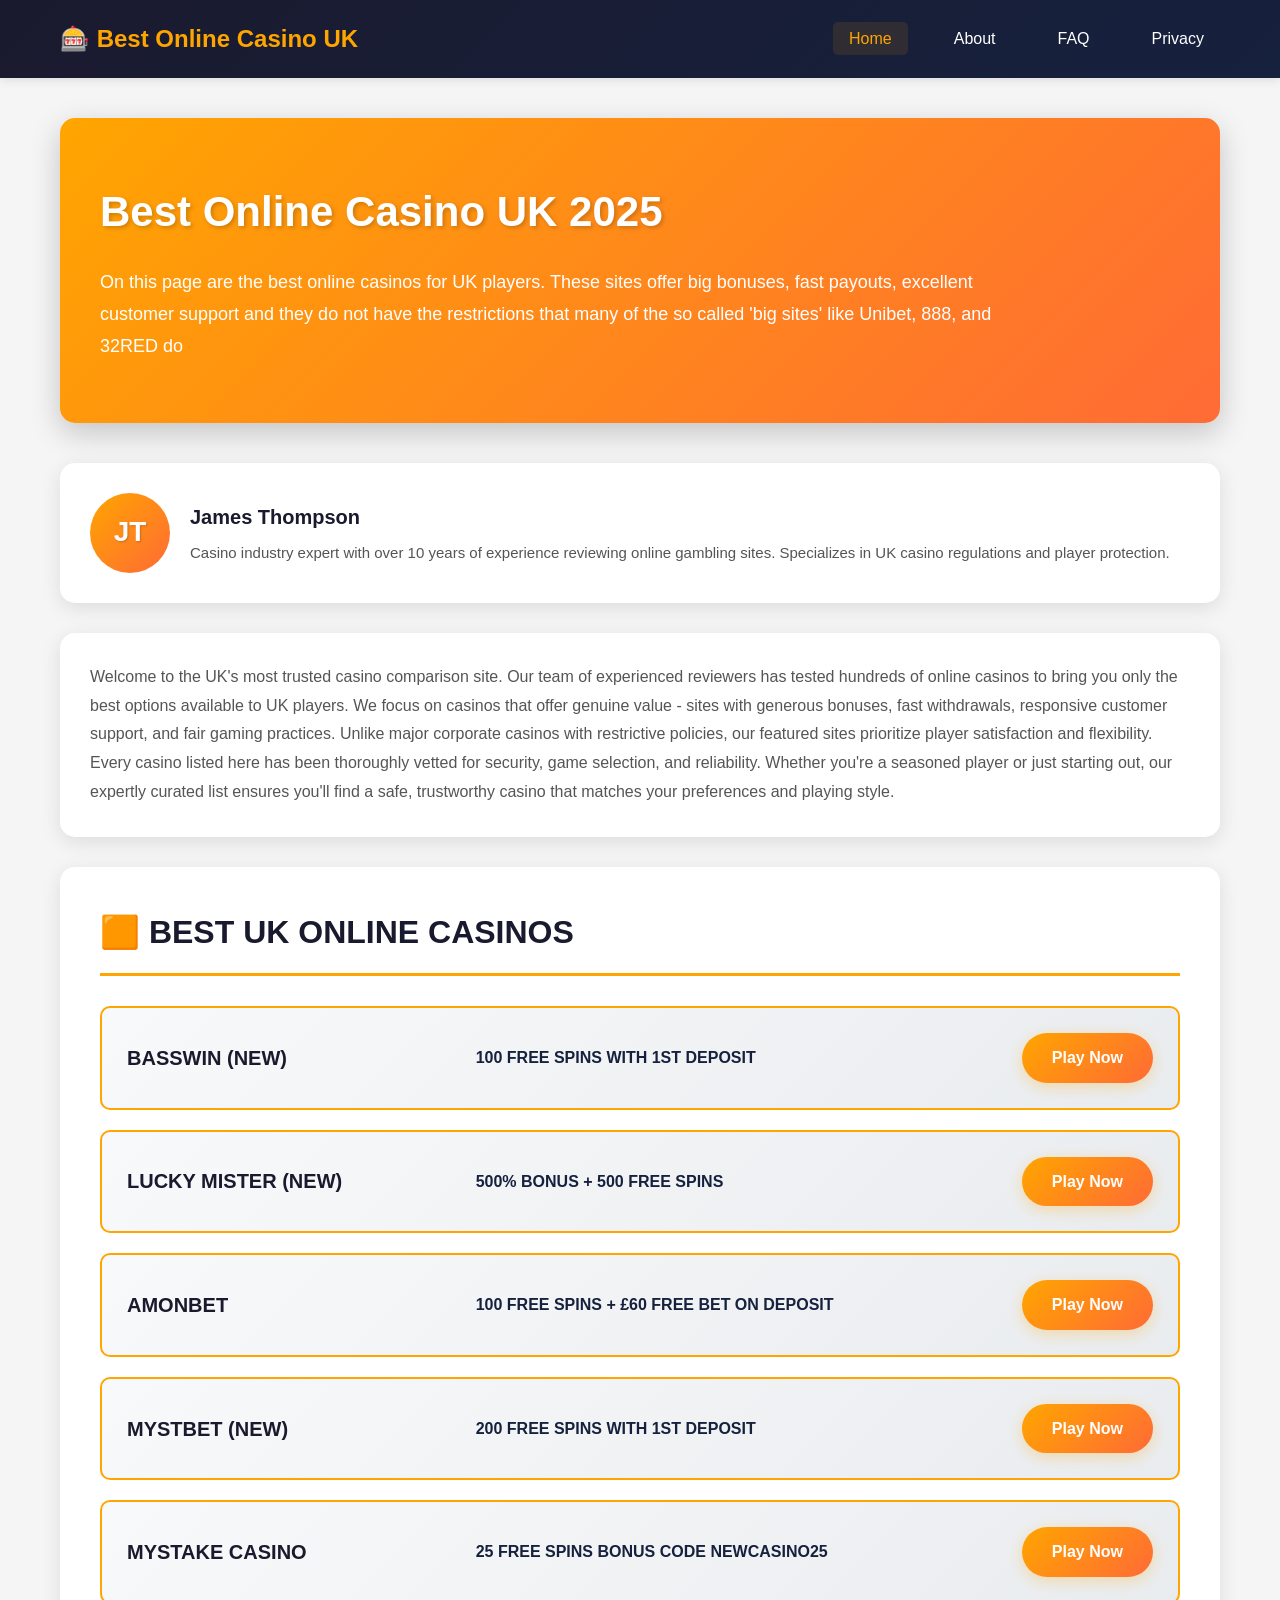
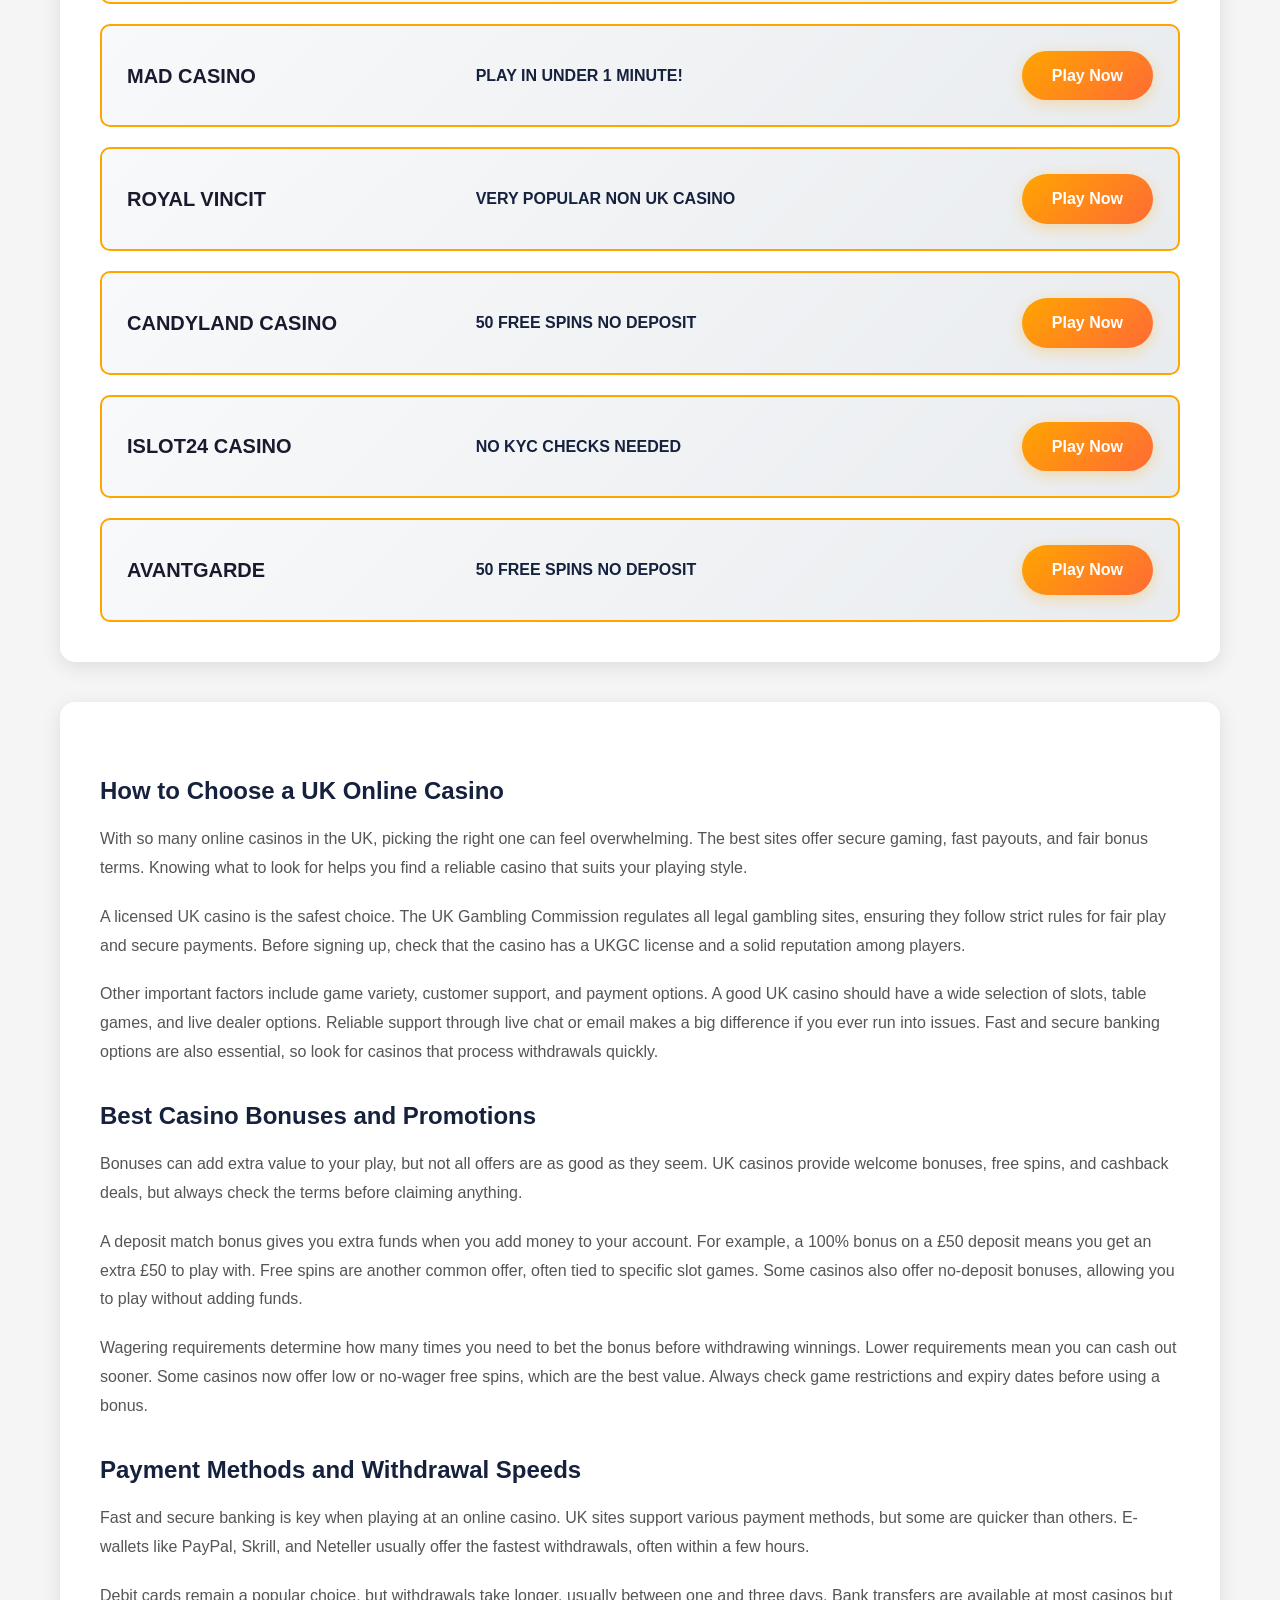
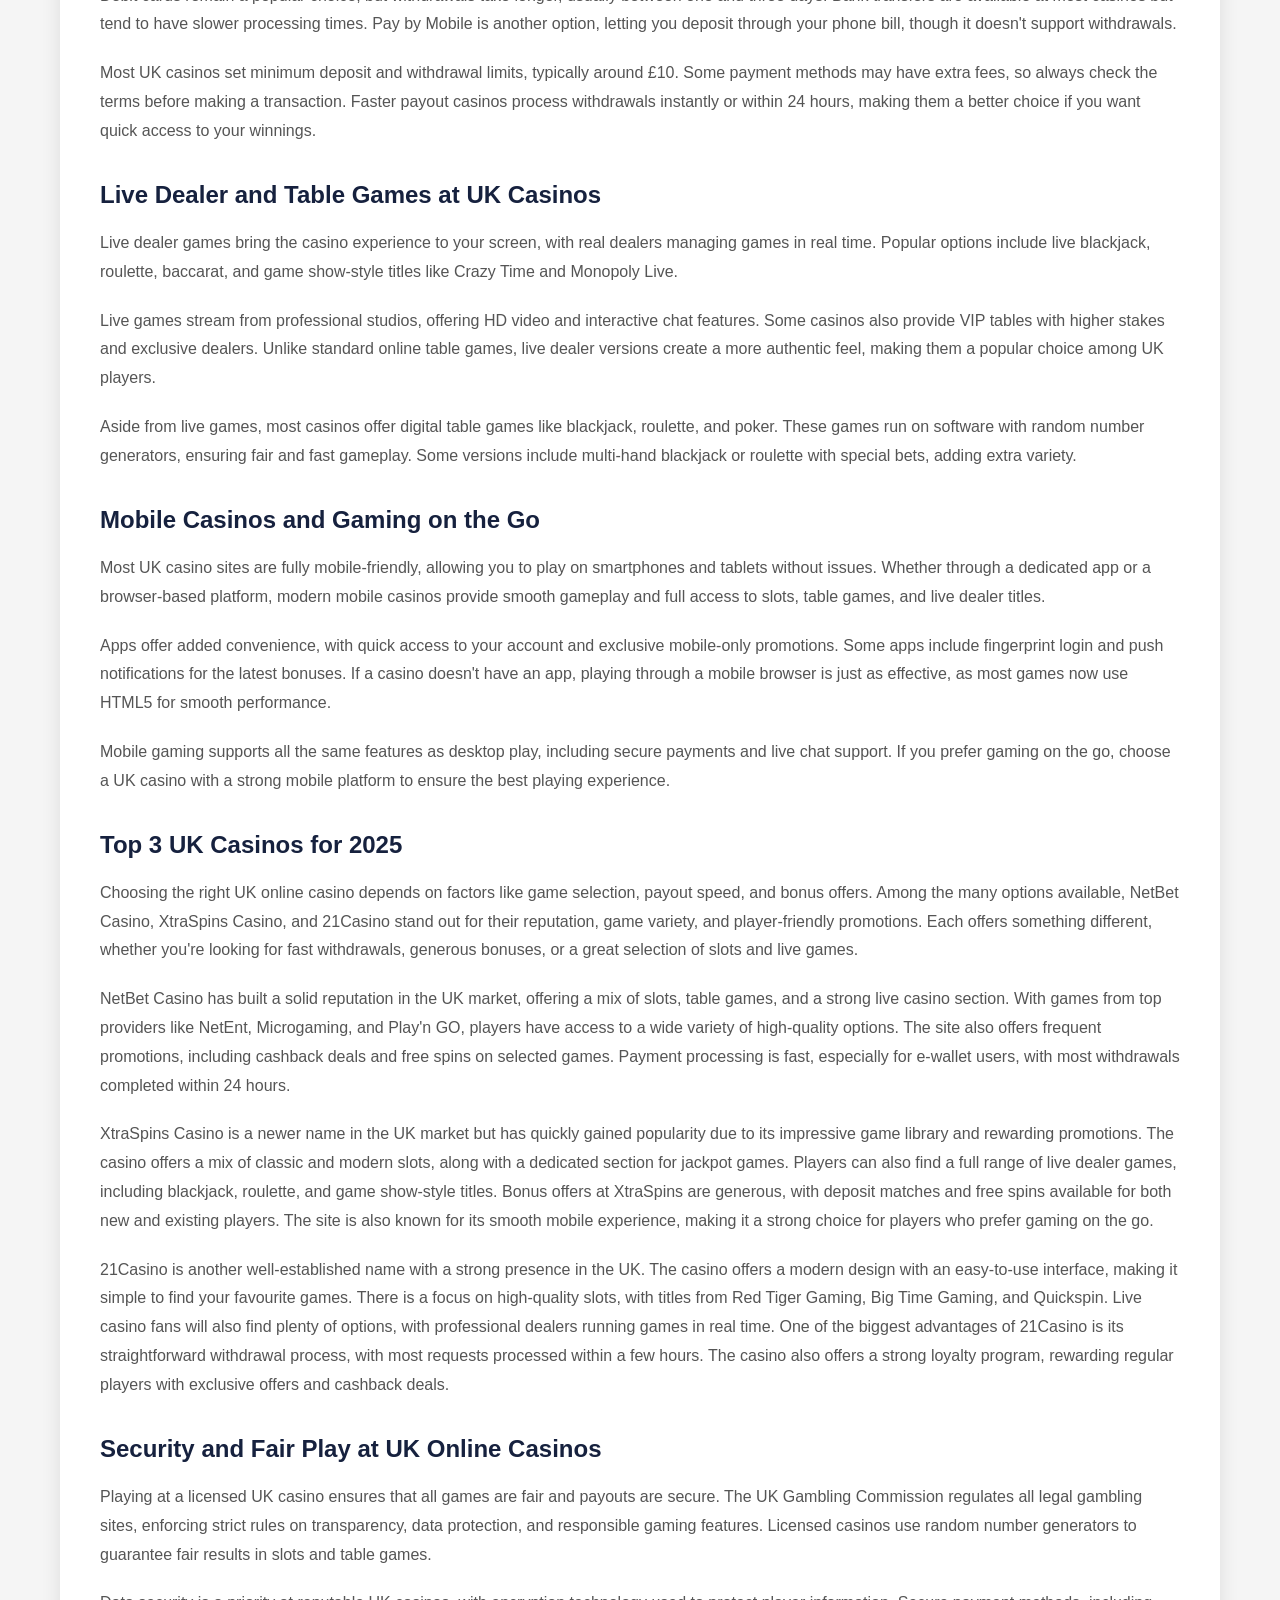
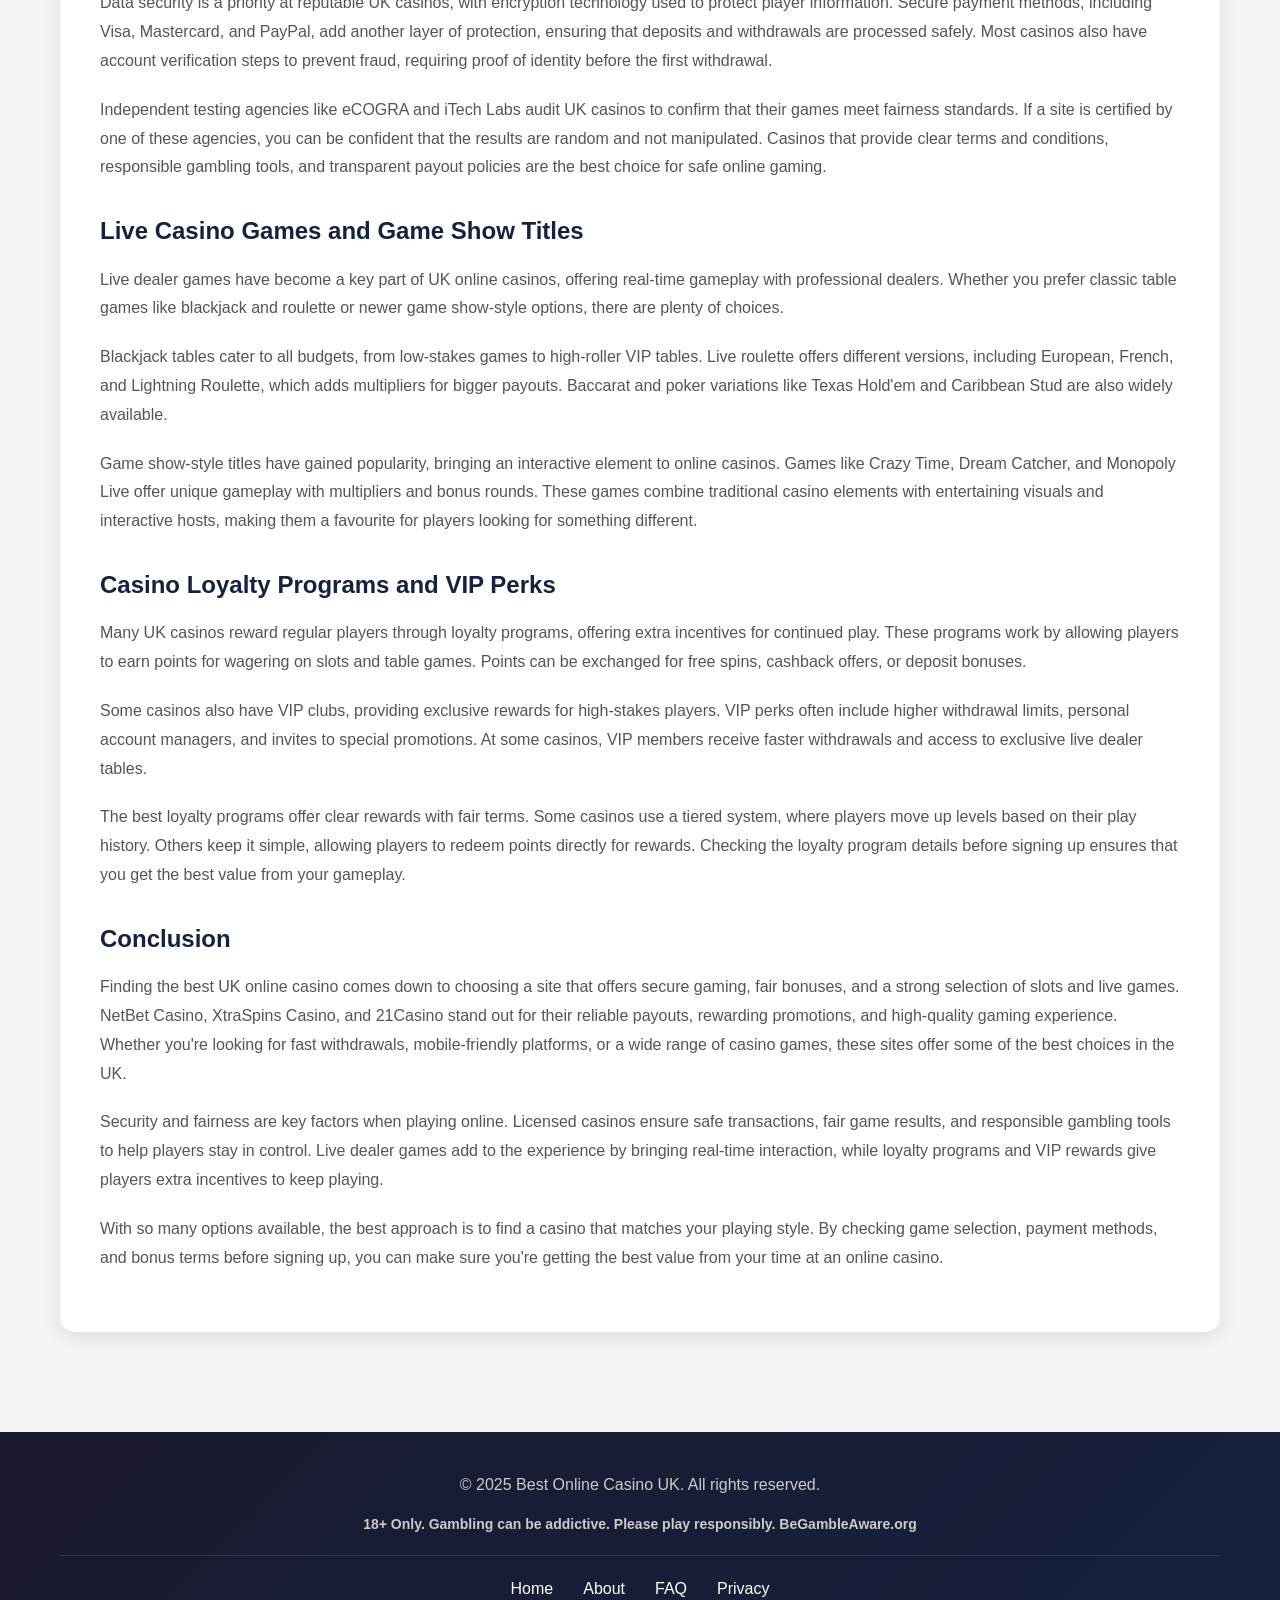
<file: index.html>
<!DOCTYPE html>
<html lang="en">
<head>
    <meta charset="UTF-8">
    <meta name="viewport" content="width=device-width, initial-scale=1.0">
    <meta name="description" content="Best Online Casinos UK 2025 - Top rated UK casino sites with big bonuses, fast payouts, and excellent customer support.">
    <title>Best Online Casinos UK 2025 | Top UK Casino Sites</title>
    <link rel="stylesheet" href="styles.css">
</head>
<body>
    <header>
        <div class="container">
            <div class="logo">
                <a href="index.html">
                    <h1>🎰 Best Online Casino UK</h1>
                </a>
            </div>
            <nav>
                <ul>
                    <li><a href="index.html" class="active">Home</a></li>
                    <li><a href="about.html">About</a></li>
                    <li><a href="faq.html">FAQ</a></li>
                    <li><a href="privacy.html">Privacy</a></li>
                </ul>
            </nav>
        </div>
    </header>

    <main>
        <div class="container">
            <section class="hero">
                <h1><b>Best Online Casino UK 2025</b></h1>
                <p>On this page are the best online casinos for UK players. These sites offer big bonuses, fast payouts, excellent customer support and they do not have the restrictions that many of the so called 'big sites' like Unibet, 888, and 32RED do</p>
            </section>

            <section class="author-section">
                <div class="author-card">
                    <div class="author-avatar">
                        <span>JT</span>
                    </div>
                    <div class="author-info">
                        <h4 class="author-name">James Thompson</h4>
                        <p class="author-bio">Casino industry expert with over 10 years of experience reviewing online gambling sites. Specializes in UK casino regulations and player protection.</p>
                    </div>
                </div>
            </section>

            <section class="intro-section">
                <p>Welcome to the UK's most trusted casino comparison site. Our team of experienced reviewers has tested hundreds of online casinos to bring you only the best options available to UK players. We focus on casinos that offer genuine value - sites with generous bonuses, fast withdrawals, responsive customer support, and fair gaming practices. Unlike major corporate casinos with restrictive policies, our featured sites prioritize player satisfaction and flexibility. Every casino listed here has been thoroughly vetted for security, game selection, and reliability. Whether you're a seasoned player or just starting out, our expertly curated list ensures you'll find a safe, trustworthy casino that matches your preferences and playing style.</p>
            </section>

            <section class="casino-list">
                <h2>🟧 BEST UK ONLINE CASINOS</h2>
                <div class="casinos">
                    <a href="https://trk.trafik-sc.xyz/click?o=4556&a=17196&sub_id3=3&sub_id4=4&sub_id5=5" target="_blank" rel="nofollow noopener" class="casino-card">
                        <div class="casino-name">
                            <strong>BASSWIN (NEW)</strong>
                        </div>
                        <div class="casino-bonus">100 FREE SPINS WITH 1ST DEPOSIT</div>
                        <div class="casino-cta">
                            <span class="btn">Play Now</span>
                        </div>
                    </a>

                    <a href="https://trk.trafik-sc.xyz/click?o=4766&a=17196&sub_id3=3&sub_id4=4&sub_id5=5" target="_blank" rel="nofollow noopener" class="casino-card">
                        <div class="casino-name">
                            <strong>LUCKY MISTER (NEW)</strong>
                        </div>
                        <div class="casino-bonus">500% BONUS + 500 FREE SPINS</div>
                        <div class="casino-cta">
                            <span class="btn">Play Now</span>
                        </div>
                    </a>

                    <a href="https://trk.trafik-sc.xyz/click?o=4771&a=17196&sub_id3=3&sub_id4=4&sub_id5=5" target="_blank" rel="nofollow noopener" class="casino-card">
                        <div class="casino-name">
                            <strong>AMONBET</strong>
                        </div>
                        <div class="casino-bonus">100 FREE SPINS + £60 FREE BET ON DEPOSIT</div>
                        <div class="casino-cta">
                            <span class="btn">Play Now</span>
                        </div>
                    </a>

                    <a href="https://www.nifoe1md.com/2P9J9R/415L5XB/" target="_blank" rel="nofollow noopener" class="casino-card">
                        <div class="casino-name">
                            <strong>MYSTBET (NEW)</strong>
                        </div>
                        <div class="casino-bonus">200 FREE SPINS WITH 1ST DEPOSIT</div>
                        <div class="casino-cta">
                            <span class="btn">Play Now</span>
                        </div>
                    </a>

                    <a href="https://go.affiliatedonbet.com/visit/?bta=3145350&brand=mystake" target="_blank" rel="nofollow noopener" class="casino-card">
                        <div class="casino-name">
                            <strong>MYSTAKE CASINO</strong>
                        </div>
                        <div class="casino-bonus">25 FREE SPINS BONUS CODE NEWCASINO25</div>
                        <div class="casino-cta">
                            <span class="btn">Play Now</span>
                        </div>
                    </a>

                    <a href="https://go.afftrackio.com/visit/?bta=35294&brand=madcasino" target="_blank" rel="nofollow noopener" class="casino-card">
                        <div class="casino-name">
                            <strong>MAD CASINO</strong>
                        </div>
                        <div class="casino-bonus">PLAY IN UNDER 1 MINUTE!</div>
                        <div class="casino-cta">
                            <span class="btn">Play Now</span>
                        </div>
                    </a>

                    <a href="https://garagebanana.com/api/v3/offer/3?affiliate_id=333&url_id=3&free_1=%2Fregistration&free_2=en&free_3=100333" target="_blank" rel="nofollow noopener" class="casino-card">
                        <div class="casino-name">
                            <strong>ROYAL VINCIT</strong>
                        </div>
                        <div class="casino-bonus">VERY POPULAR NON UK CASINO</div>
                        <div class="casino-cta">
                            <span class="btn">Play Now</span>
                        </div>
                    </a>

                    <a href="https://go.truedynastyaffiliates.com/visit/?bta=36291&nci=5902" target="_blank" rel="nofollow noopener" class="casino-card">
                        <div class="casino-name">
                            <strong>CANDYLAND CASINO</strong>
                        </div>
                        <div class="casino-bonus">50 FREE SPINS NO DEPOSIT</div>
                        <div class="casino-cta">
                            <span class="btn">Play Now</span>
                        </div>
                    </a>

                    <a href="https://garagebanana.com/api/v3/offer/4?affiliate_id=333&url_id=4&free_1=%2F&free_2=en&free_3=100333" target="_blank" rel="nofollow noopener" class="casino-card">
                        <div class="casino-name">
                            <strong>ISLOT24 CASINO</strong>
                        </div>
                        <div class="casino-bonus">NO KYC CHECKS NEEDED</div>
                        <div class="casino-cta">
                            <span class="btn">Play Now</span>
                        </div>
                    </a>

                    <a href="https://go.truedynastyaffiliates.com/visit/?bta=36291&nci=5906" target="_blank" rel="nofollow noopener" class="casino-card">
                        <div class="casino-name">
                            <strong>AVANTGARDE</strong>
                        </div>
                        <div class="casino-bonus">50 FREE SPINS NO DEPOSIT</div>
                        <div class="casino-cta">
                            <span class="btn">Play Now</span>
                        </div>
                    </a>
                </div>
            </section>

            <section class="content">
                <h3><b>How to Choose a UK Online Casino</b></h3>
                <p>With so many online casinos in the UK, picking the right one can feel overwhelming. The best sites offer secure gaming, fast payouts, and fair bonus terms. Knowing what to look for helps you find a reliable casino that suits your playing style.</p>

                <p>A licensed UK casino is the safest choice. The UK Gambling Commission regulates all legal gambling sites, ensuring they follow strict rules for fair play and secure payments. Before signing up, check that the casino has a UKGC license and a solid reputation among players.</p>

                <p>Other important factors include game variety, customer support, and payment options. A good UK casino should have a wide selection of slots, table games, and live dealer options. Reliable support through live chat or email makes a big difference if you ever run into issues. Fast and secure banking options are also essential, so look for casinos that process withdrawals quickly.</p>

                <h3><b>Best Casino Bonuses and Promotions</b></h3>
                <p>Bonuses can add extra value to your play, but not all offers are as good as they seem. UK casinos provide welcome bonuses, free spins, and cashback deals, but always check the terms before claiming anything.</p>

                <p>A deposit match bonus gives you extra funds when you add money to your account. For example, a 100% bonus on a £50 deposit means you get an extra £50 to play with. Free spins are another common offer, often tied to specific slot games. Some casinos also offer no-deposit bonuses, allowing you to play without adding funds.</p>

                <p>Wagering requirements determine how many times you need to bet the bonus before withdrawing winnings. Lower requirements mean you can cash out sooner. Some casinos now offer low or no-wager free spins, which are the best value. Always check game restrictions and expiry dates before using a bonus.</p>

                <h3><b>Payment Methods and Withdrawal Speeds</b></h3>
                <p>Fast and secure banking is key when playing at an online casino. UK sites support various payment methods, but some are quicker than others. E-wallets like PayPal, Skrill, and Neteller usually offer the fastest withdrawals, often within a few hours.</p>

                <p>Debit cards remain a popular choice, but withdrawals take longer, usually between one and three days. Bank transfers are available at most casinos but tend to have slower processing times. Pay by Mobile is another option, letting you deposit through your phone bill, though it doesn't support withdrawals.</p>

                <p>Most UK casinos set minimum deposit and withdrawal limits, typically around £10. Some payment methods may have extra fees, so always check the terms before making a transaction. Faster payout casinos process withdrawals instantly or within 24 hours, making them a better choice if you want quick access to your winnings.</p>

                <h3><b>Live Dealer and Table Games at UK Casinos</b></h3>
                <p>Live dealer games bring the casino experience to your screen, with real dealers managing games in real time. Popular options include live blackjack, roulette, baccarat, and game show-style titles like Crazy Time and Monopoly Live.</p>

                <p>Live games stream from professional studios, offering HD video and interactive chat features. Some casinos also provide VIP tables with higher stakes and exclusive dealers. Unlike standard online table games, live dealer versions create a more authentic feel, making them a popular choice among UK players.</p>

                <p>Aside from live games, most casinos offer digital table games like blackjack, roulette, and poker. These games run on software with random number generators, ensuring fair and fast gameplay. Some versions include multi-hand blackjack or roulette with special bets, adding extra variety.</p>

                <h3><b>Mobile Casinos and Gaming on the Go</b></h3>
                <p>Most UK casino sites are fully mobile-friendly, allowing you to play on smartphones and tablets without issues. Whether through a dedicated app or a browser-based platform, modern mobile casinos provide smooth gameplay and full access to slots, table games, and live dealer titles.</p>

                <p>Apps offer added convenience, with quick access to your account and exclusive mobile-only promotions. Some apps include fingerprint login and push notifications for the latest bonuses. If a casino doesn't have an app, playing through a mobile browser is just as effective, as most games now use HTML5 for smooth performance.</p>

                <p>Mobile gaming supports all the same features as desktop play, including secure payments and live chat support. If you prefer gaming on the go, choose a UK casino with a strong mobile platform to ensure the best playing experience.</p>

                <h3><b>Top 3 UK Casinos for 2025</b></h3>
                <p>Choosing the right UK online casino depends on factors like game selection, payout speed, and bonus offers. Among the many options available, NetBet Casino, XtraSpins Casino, and 21Casino stand out for their reputation, game variety, and player-friendly promotions. Each offers something different, whether you're looking for fast withdrawals, generous bonuses, or a great selection of slots and live games.</p>

                <p>NetBet Casino has built a solid reputation in the UK market, offering a mix of slots, table games, and a strong live casino section. With games from top providers like NetEnt, Microgaming, and Play'n GO, players have access to a wide variety of high-quality options. The site also offers frequent promotions, including cashback deals and free spins on selected games. Payment processing is fast, especially for e-wallet users, with most withdrawals completed within 24 hours.</p>

                <p>XtraSpins Casino is a newer name in the UK market but has quickly gained popularity due to its impressive game library and rewarding promotions. The casino offers a mix of classic and modern slots, along with a dedicated section for jackpot games. Players can also find a full range of live dealer games, including blackjack, roulette, and game show-style titles. Bonus offers at XtraSpins are generous, with deposit matches and free spins available for both new and existing players. The site is also known for its smooth mobile experience, making it a strong choice for players who prefer gaming on the go.</p>

                <p>21Casino is another well-established name with a strong presence in the UK. The casino offers a modern design with an easy-to-use interface, making it simple to find your favourite games. There is a focus on high-quality slots, with titles from Red Tiger Gaming, Big Time Gaming, and Quickspin. Live casino fans will also find plenty of options, with professional dealers running games in real time. One of the biggest advantages of 21Casino is its straightforward withdrawal process, with most requests processed within a few hours. The casino also offers a strong loyalty program, rewarding regular players with exclusive offers and cashback deals.</p>

                <h3><b>Security and Fair Play at UK Online Casinos</b></h3>
                <p>Playing at a licensed UK casino ensures that all games are fair and payouts are secure. The UK Gambling Commission regulates all legal gambling sites, enforcing strict rules on transparency, data protection, and responsible gaming features. Licensed casinos use random number generators to guarantee fair results in slots and table games.</p>

                <p>Data security is a priority at reputable UK casinos, with encryption technology used to protect player information. Secure payment methods, including Visa, Mastercard, and PayPal, add another layer of protection, ensuring that deposits and withdrawals are processed safely. Most casinos also have account verification steps to prevent fraud, requiring proof of identity before the first withdrawal.</p>

                <p>Independent testing agencies like eCOGRA and iTech Labs audit UK casinos to confirm that their games meet fairness standards. If a site is certified by one of these agencies, you can be confident that the results are random and not manipulated. Casinos that provide clear terms and conditions, responsible gambling tools, and transparent payout policies are the best choice for safe online gaming.</p>

                <h3><b>Live Casino Games and Game Show Titles</b></h3>
                <p>Live dealer games have become a key part of UK online casinos, offering real-time gameplay with professional dealers. Whether you prefer classic table games like blackjack and roulette or newer game show-style options, there are plenty of choices.</p>

                <p>Blackjack tables cater to all budgets, from low-stakes games to high-roller VIP tables. Live roulette offers different versions, including European, French, and Lightning Roulette, which adds multipliers for bigger payouts. Baccarat and poker variations like Texas Hold'em and Caribbean Stud are also widely available.</p>

                <p>Game show-style titles have gained popularity, bringing an interactive element to online casinos. Games like Crazy Time, Dream Catcher, and Monopoly Live offer unique gameplay with multipliers and bonus rounds. These games combine traditional casino elements with entertaining visuals and interactive hosts, making them a favourite for players looking for something different.</p>

                <h3><b>Casino Loyalty Programs and VIP Perks</b></h3>
                <p>Many UK casinos reward regular players through loyalty programs, offering extra incentives for continued play. These programs work by allowing players to earn points for wagering on slots and table games. Points can be exchanged for free spins, cashback offers, or deposit bonuses.</p>

                <p>Some casinos also have VIP clubs, providing exclusive rewards for high-stakes players. VIP perks often include higher withdrawal limits, personal account managers, and invites to special promotions. At some casinos, VIP members receive faster withdrawals and access to exclusive live dealer tables.</p>

                <p>The best loyalty programs offer clear rewards with fair terms. Some casinos use a tiered system, where players move up levels based on their play history. Others keep it simple, allowing players to redeem points directly for rewards. Checking the loyalty program details before signing up ensures that you get the best value from your gameplay.</p>

                <h3><b>Conclusion</b></h3>
                <p>Finding the best UK online casino comes down to choosing a site that offers secure gaming, fair bonuses, and a strong selection of slots and live games. NetBet Casino, XtraSpins Casino, and 21Casino stand out for their reliable payouts, rewarding promotions, and high-quality gaming experience. Whether you're looking for fast withdrawals, mobile-friendly platforms, or a wide range of casino games, these sites offer some of the best choices in the UK.</p>

                <p>Security and fairness are key factors when playing online. Licensed casinos ensure safe transactions, fair game results, and responsible gambling tools to help players stay in control. Live dealer games add to the experience by bringing real-time interaction, while loyalty programs and VIP rewards give players extra incentives to keep playing.</p>

                <p>With so many options available, the best approach is to find a casino that matches your playing style. By checking game selection, payment methods, and bonus terms before signing up, you can make sure you're getting the best value from your time at an online casino.</p>
            </section>
        </div>
    </main>

    <footer>
        <div class="container">
            <div class="footer-content">
                <p>&copy; 2025 Best Online Casino UK. All rights reserved.</p>
                <p class="disclaimer">18+ Only. Gambling can be addictive. Please play responsibly. BeGambleAware.org</p>
                <nav class="footer-nav">
                    <a href="index.html">Home</a>
                    <a href="about.html">About</a>
                    <a href="faq.html">FAQ</a>
                    <a href="privacy.html">Privacy</a>
                </nav>
            </div>
        </div>
    </footer>
</body>
</html>
</file>
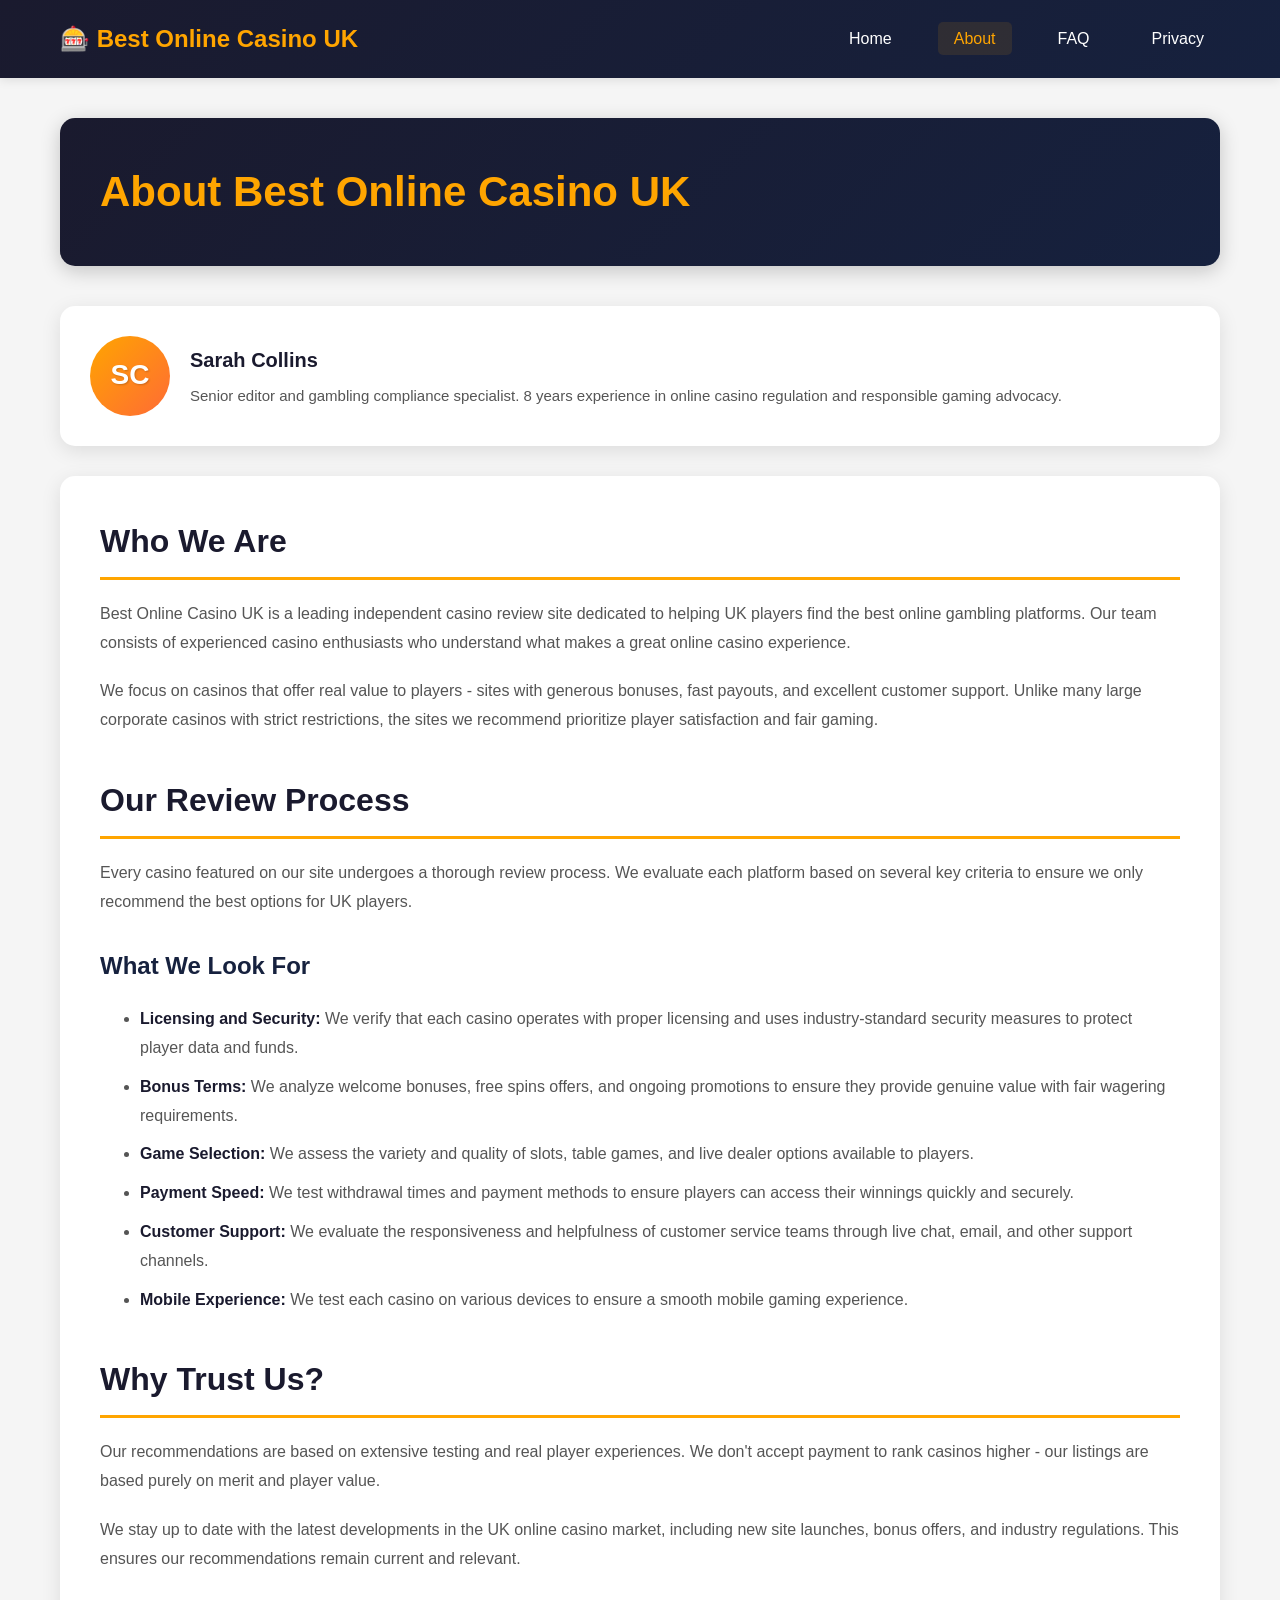
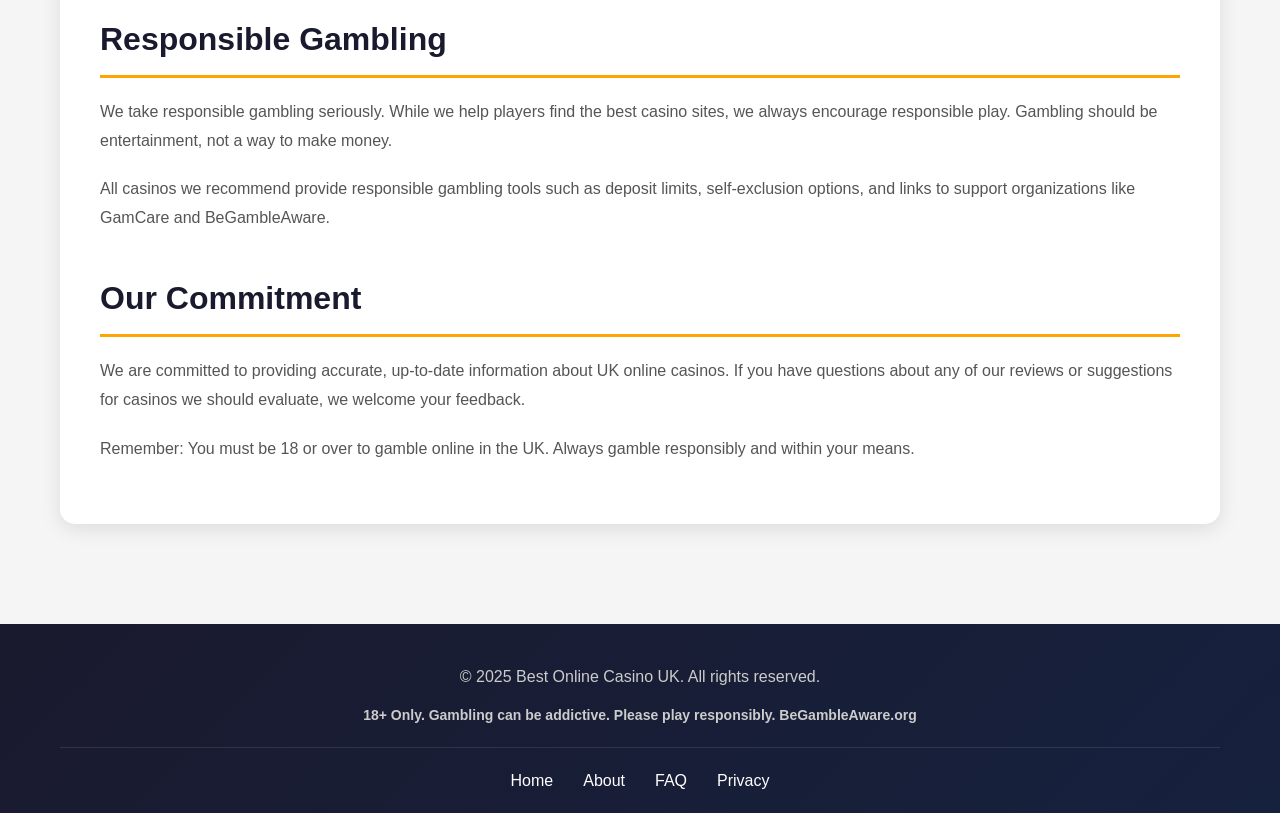
<file: about.html>
<!DOCTYPE html>
<html lang="en">
<head>
    <meta charset="UTF-8">
    <meta name="viewport" content="width=device-width, initial-scale=1.0">
    <meta name="description" content="Learn about how we review and rank the best UK online casinos.">
    <title>About Us | Best Online Casinos UK 2025</title>
    <link rel="stylesheet" href="styles.css">
</head>
<body>
    <header>
        <div class="container">
            <div class="logo">
                <a href="index.html">
                    <h1>🎰 Best Online Casino UK</h1>
                </a>
            </div>
            <nav>
                <ul>
                    <li><a href="index.html">Home</a></li>
                    <li><a href="about.html" class="active">About</a></li>
                    <li><a href="faq.html">FAQ</a></li>
                    <li><a href="privacy.html">Privacy</a></li>
                </ul>
            </nav>
        </div>
    </header>

    <main>
        <div class="container">
            <section class="page-header">
                <h1>About Best Online Casino UK</h1>
            </section>

            <section class="author-section">
                <div class="author-card">
                    <div class="author-avatar">
                        <span>SC</span>
                    </div>
                    <div class="author-info">
                        <h4 class="author-name">Sarah Collins</h4>
                        <p class="author-bio">Senior editor and gambling compliance specialist. 8 years experience in online casino regulation and responsible gaming advocacy.</p>
                    </div>
                </div>
            </section>

            <section class="content">
                <h2>Who We Are</h2>
                <p>Best Online Casino UK is a leading independent casino review site dedicated to helping UK players find the best online gambling platforms. Our team consists of experienced casino enthusiasts who understand what makes a great online casino experience.</p>

                <p>We focus on casinos that offer real value to players - sites with generous bonuses, fast payouts, and excellent customer support. Unlike many large corporate casinos with strict restrictions, the sites we recommend prioritize player satisfaction and fair gaming.</p>

                <h2>Our Review Process</h2>
                <p>Every casino featured on our site undergoes a thorough review process. We evaluate each platform based on several key criteria to ensure we only recommend the best options for UK players.</p>

                <h3>What We Look For</h3>
                <ul>
                    <li><strong>Licensing and Security:</strong> We verify that each casino operates with proper licensing and uses industry-standard security measures to protect player data and funds.</li>
                    <li><strong>Bonus Terms:</strong> We analyze welcome bonuses, free spins offers, and ongoing promotions to ensure they provide genuine value with fair wagering requirements.</li>
                    <li><strong>Game Selection:</strong> We assess the variety and quality of slots, table games, and live dealer options available to players.</li>
                    <li><strong>Payment Speed:</strong> We test withdrawal times and payment methods to ensure players can access their winnings quickly and securely.</li>
                    <li><strong>Customer Support:</strong> We evaluate the responsiveness and helpfulness of customer service teams through live chat, email, and other support channels.</li>
                    <li><strong>Mobile Experience:</strong> We test each casino on various devices to ensure a smooth mobile gaming experience.</li>
                </ul>

                <h2>Why Trust Us?</h2>
                <p>Our recommendations are based on extensive testing and real player experiences. We don't accept payment to rank casinos higher - our listings are based purely on merit and player value.</p>

                <p>We stay up to date with the latest developments in the UK online casino market, including new site launches, bonus offers, and industry regulations. This ensures our recommendations remain current and relevant.</p>

                <h2>Responsible Gambling</h2>
                <p>We take responsible gambling seriously. While we help players find the best casino sites, we always encourage responsible play. Gambling should be entertainment, not a way to make money.</p>

                <p>All casinos we recommend provide responsible gambling tools such as deposit limits, self-exclusion options, and links to support organizations like GamCare and BeGambleAware.</p>

                <h2>Our Commitment</h2>
                <p>We are committed to providing accurate, up-to-date information about UK online casinos. If you have questions about any of our reviews or suggestions for casinos we should evaluate, we welcome your feedback.</p>

                <p>Remember: You must be 18 or over to gamble online in the UK. Always gamble responsibly and within your means.</p>
            </section>
        </div>
    </main>

    <footer>
        <div class="container">
            <div class="footer-content">
                <p>&copy; 2025 Best Online Casino UK. All rights reserved.</p>
                <p class="disclaimer">18+ Only. Gambling can be addictive. Please play responsibly. BeGambleAware.org</p>
                <nav class="footer-nav">
                    <a href="index.html">Home</a>
                    <a href="about.html">About</a>
                    <a href="faq.html">FAQ</a>
                    <a href="privacy.html">Privacy</a>
                </nav>
            </div>
        </div>
    </footer>
</body>
</html>
</file>
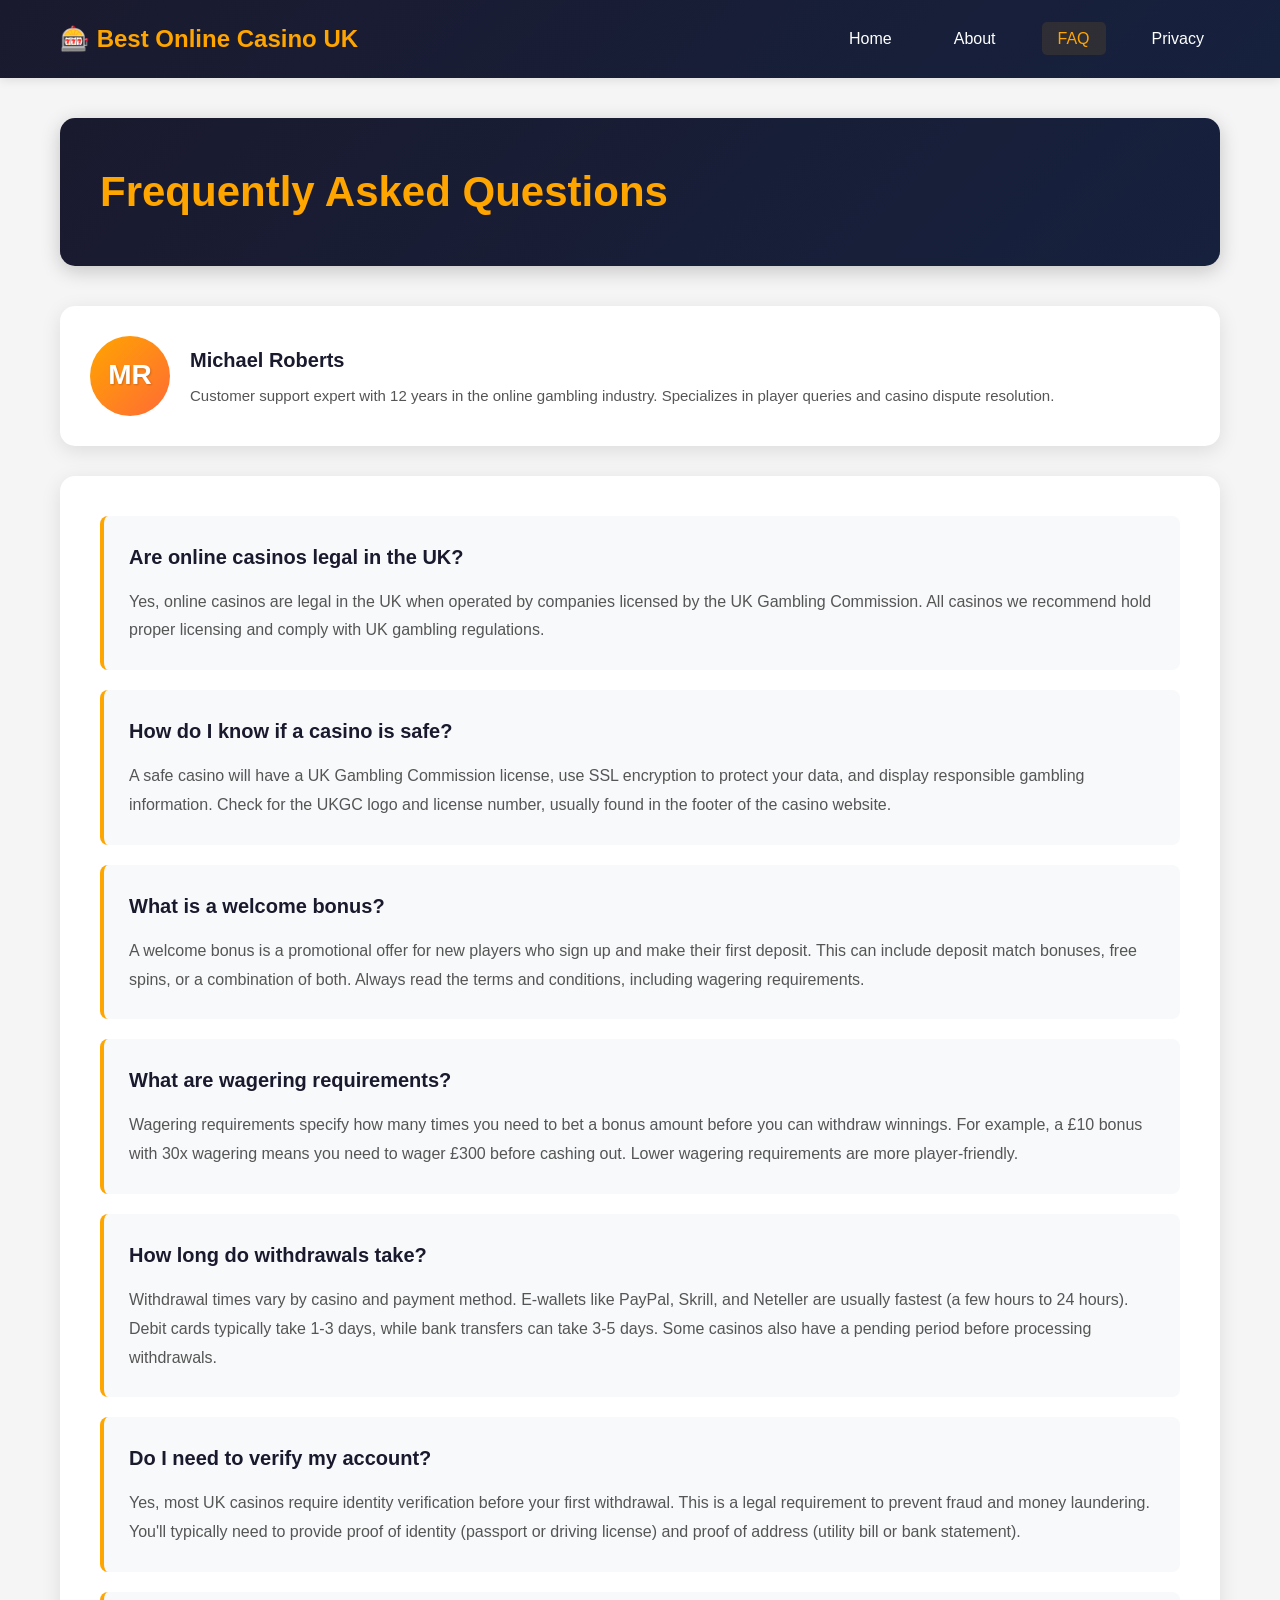
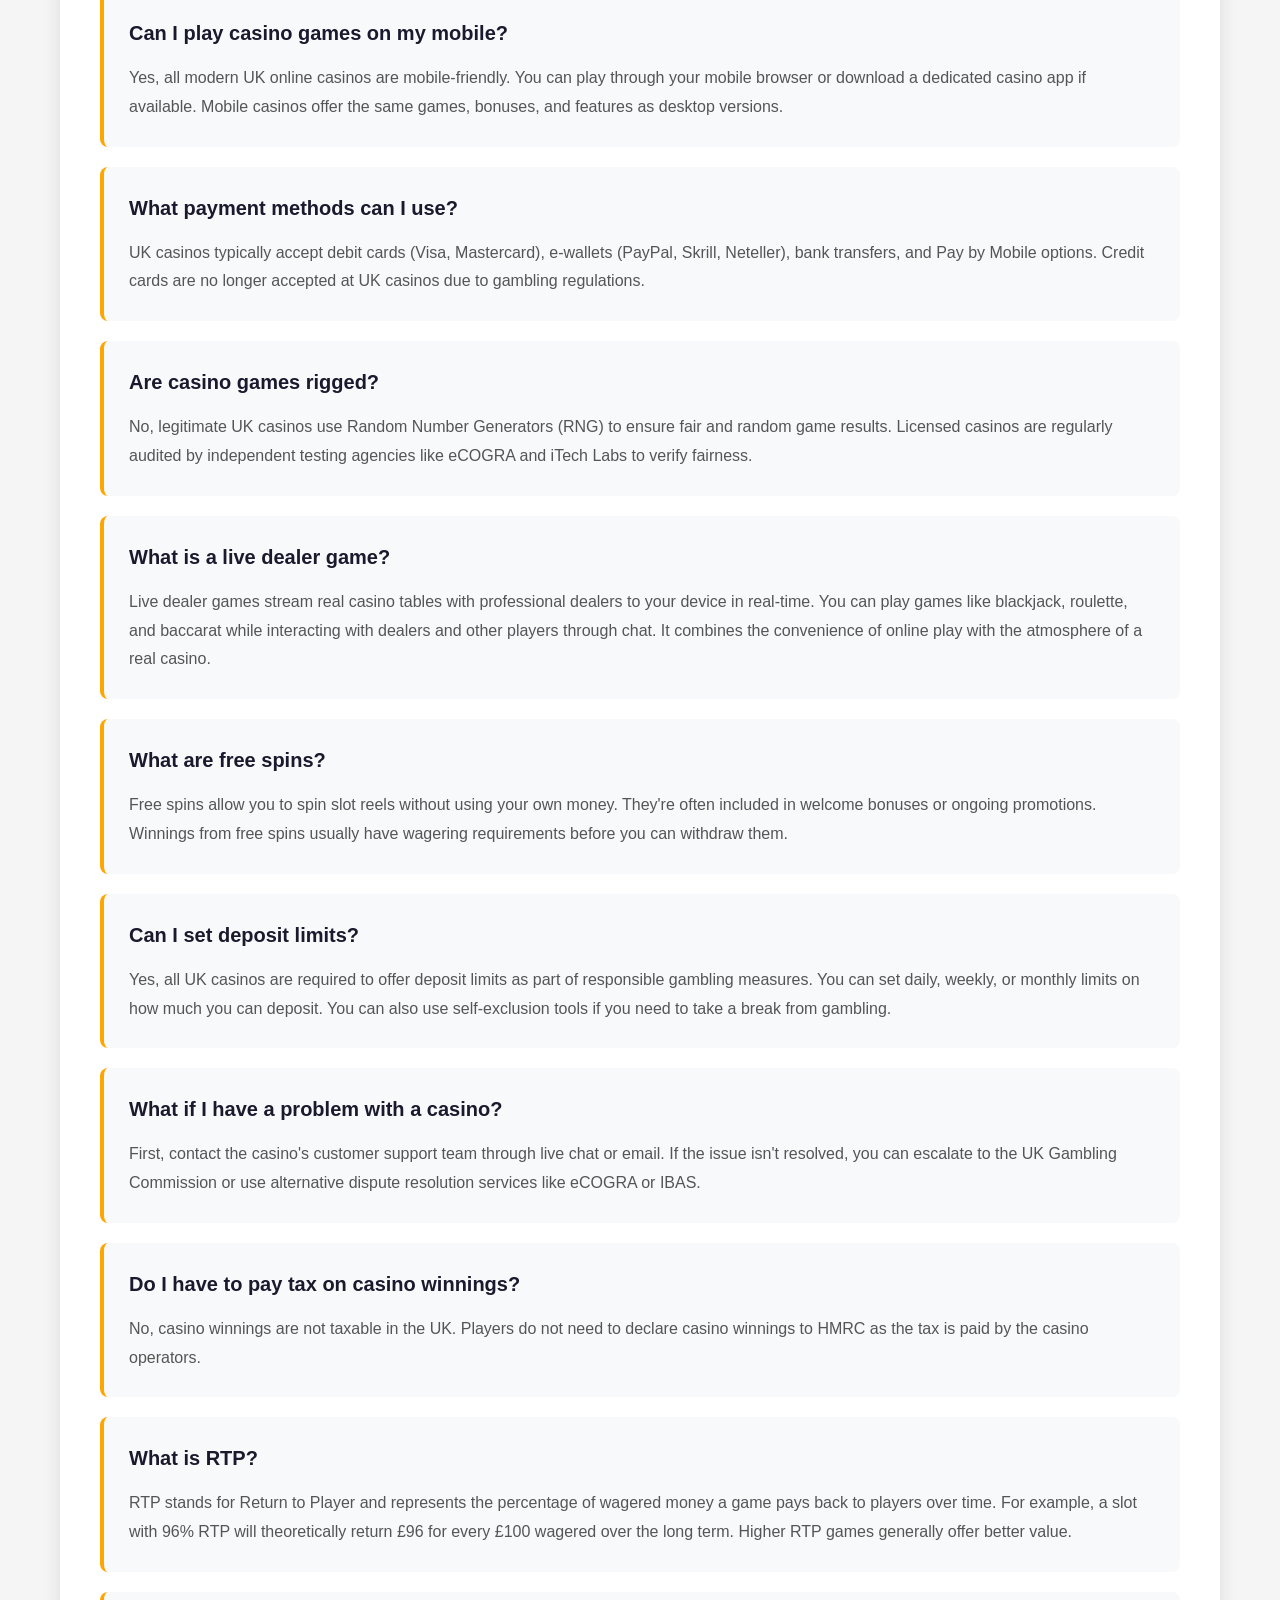
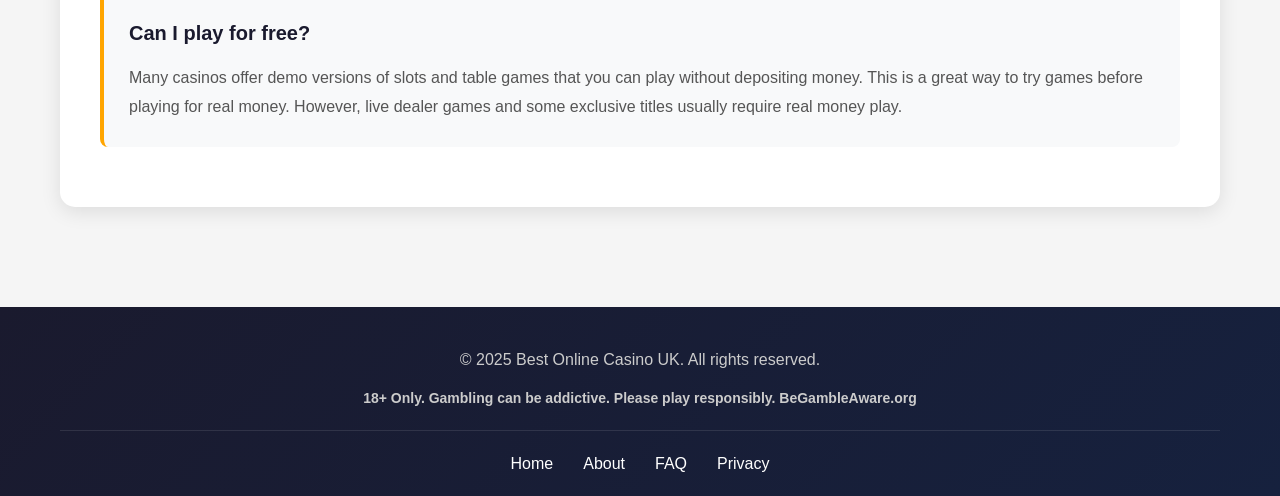
<file: faq.html>
<!DOCTYPE html>
<html lang="en">
<head>
    <meta charset="UTF-8">
    <meta name="viewport" content="width=device-width, initial-scale=1.0">
    <meta name="description" content="Frequently asked questions about online casinos in the UK.">
    <title>FAQ | Best Online Casinos UK 2025</title>
    <link rel="stylesheet" href="styles.css">
</head>
<body>
    <header>
        <div class="container">
            <div class="logo">
                <a href="index.html">
                    <h1>🎰 Best Online Casino UK</h1>
                </a>
            </div>
            <nav>
                <ul>
                    <li><a href="index.html">Home</a></li>
                    <li><a href="about.html">About</a></li>
                    <li><a href="faq.html" class="active">FAQ</a></li>
                    <li><a href="privacy.html">Privacy</a></li>
                </ul>
            </nav>
        </div>
    </header>

    <main>
        <div class="container">
            <section class="page-header">
                <h1>Frequently Asked Questions</h1>
            </section>

            <section class="author-section">
                <div class="author-card">
                    <div class="author-avatar">
                        <span>MR</span>
                    </div>
                    <div class="author-info">
                        <h4 class="author-name">Michael Roberts</h4>
                        <p class="author-bio">Customer support expert with 12 years in the online gambling industry. Specializes in player queries and casino dispute resolution.</p>
                    </div>
                </div>
            </section>

            <section class="content faq-section">
                <div class="faq-item">
                    <h3>Are online casinos legal in the UK?</h3>
                    <p>Yes, online casinos are legal in the UK when operated by companies licensed by the UK Gambling Commission. All casinos we recommend hold proper licensing and comply with UK gambling regulations.</p>
                </div>

                <div class="faq-item">
                    <h3>How do I know if a casino is safe?</h3>
                    <p>A safe casino will have a UK Gambling Commission license, use SSL encryption to protect your data, and display responsible gambling information. Check for the UKGC logo and license number, usually found in the footer of the casino website.</p>
                </div>

                <div class="faq-item">
                    <h3>What is a welcome bonus?</h3>
                    <p>A welcome bonus is a promotional offer for new players who sign up and make their first deposit. This can include deposit match bonuses, free spins, or a combination of both. Always read the terms and conditions, including wagering requirements.</p>
                </div>

                <div class="faq-item">
                    <h3>What are wagering requirements?</h3>
                    <p>Wagering requirements specify how many times you need to bet a bonus amount before you can withdraw winnings. For example, a £10 bonus with 30x wagering means you need to wager £300 before cashing out. Lower wagering requirements are more player-friendly.</p>
                </div>

                <div class="faq-item">
                    <h3>How long do withdrawals take?</h3>
                    <p>Withdrawal times vary by casino and payment method. E-wallets like PayPal, Skrill, and Neteller are usually fastest (a few hours to 24 hours). Debit cards typically take 1-3 days, while bank transfers can take 3-5 days. Some casinos also have a pending period before processing withdrawals.</p>
                </div>

                <div class="faq-item">
                    <h3>Do I need to verify my account?</h3>
                    <p>Yes, most UK casinos require identity verification before your first withdrawal. This is a legal requirement to prevent fraud and money laundering. You'll typically need to provide proof of identity (passport or driving license) and proof of address (utility bill or bank statement).</p>
                </div>

                <div class="faq-item">
                    <h3>Can I play casino games on my mobile?</h3>
                    <p>Yes, all modern UK online casinos are mobile-friendly. You can play through your mobile browser or download a dedicated casino app if available. Mobile casinos offer the same games, bonuses, and features as desktop versions.</p>
                </div>

                <div class="faq-item">
                    <h3>What payment methods can I use?</h3>
                    <p>UK casinos typically accept debit cards (Visa, Mastercard), e-wallets (PayPal, Skrill, Neteller), bank transfers, and Pay by Mobile options. Credit cards are no longer accepted at UK casinos due to gambling regulations.</p>
                </div>

                <div class="faq-item">
                    <h3>Are casino games rigged?</h3>
                    <p>No, legitimate UK casinos use Random Number Generators (RNG) to ensure fair and random game results. Licensed casinos are regularly audited by independent testing agencies like eCOGRA and iTech Labs to verify fairness.</p>
                </div>

                <div class="faq-item">
                    <h3>What is a live dealer game?</h3>
                    <p>Live dealer games stream real casino tables with professional dealers to your device in real-time. You can play games like blackjack, roulette, and baccarat while interacting with dealers and other players through chat. It combines the convenience of online play with the atmosphere of a real casino.</p>
                </div>

                <div class="faq-item">
                    <h3>What are free spins?</h3>
                    <p>Free spins allow you to spin slot reels without using your own money. They're often included in welcome bonuses or ongoing promotions. Winnings from free spins usually have wagering requirements before you can withdraw them.</p>
                </div>

                <div class="faq-item">
                    <h3>Can I set deposit limits?</h3>
                    <p>Yes, all UK casinos are required to offer deposit limits as part of responsible gambling measures. You can set daily, weekly, or monthly limits on how much you can deposit. You can also use self-exclusion tools if you need to take a break from gambling.</p>
                </div>

                <div class="faq-item">
                    <h3>What if I have a problem with a casino?</h3>
                    <p>First, contact the casino's customer support team through live chat or email. If the issue isn't resolved, you can escalate to the UK Gambling Commission or use alternative dispute resolution services like eCOGRA or IBAS.</p>
                </div>

                <div class="faq-item">
                    <h3>Do I have to pay tax on casino winnings?</h3>
                    <p>No, casino winnings are not taxable in the UK. Players do not need to declare casino winnings to HMRC as the tax is paid by the casino operators.</p>
                </div>

                <div class="faq-item">
                    <h3>What is RTP?</h3>
                    <p>RTP stands for Return to Player and represents the percentage of wagered money a game pays back to players over time. For example, a slot with 96% RTP will theoretically return £96 for every £100 wagered over the long term. Higher RTP games generally offer better value.</p>
                </div>

                <div class="faq-item">
                    <h3>Can I play for free?</h3>
                    <p>Many casinos offer demo versions of slots and table games that you can play without depositing money. This is a great way to try games before playing for real money. However, live dealer games and some exclusive titles usually require real money play.</p>
                </div>
            </section>
        </div>
    </main>

    <footer>
        <div class="container">
            <div class="footer-content">
                <p>&copy; 2025 Best Online Casino UK. All rights reserved.</p>
                <p class="disclaimer">18+ Only. Gambling can be addictive. Please play responsibly. BeGambleAware.org</p>
                <nav class="footer-nav">
                    <a href="index.html">Home</a>
                    <a href="about.html">About</a>
                    <a href="faq.html">FAQ</a>
                    <a href="privacy.html">Privacy</a>
                </nav>
            </div>
        </div>
    </footer>
</body>
</html>
</file>
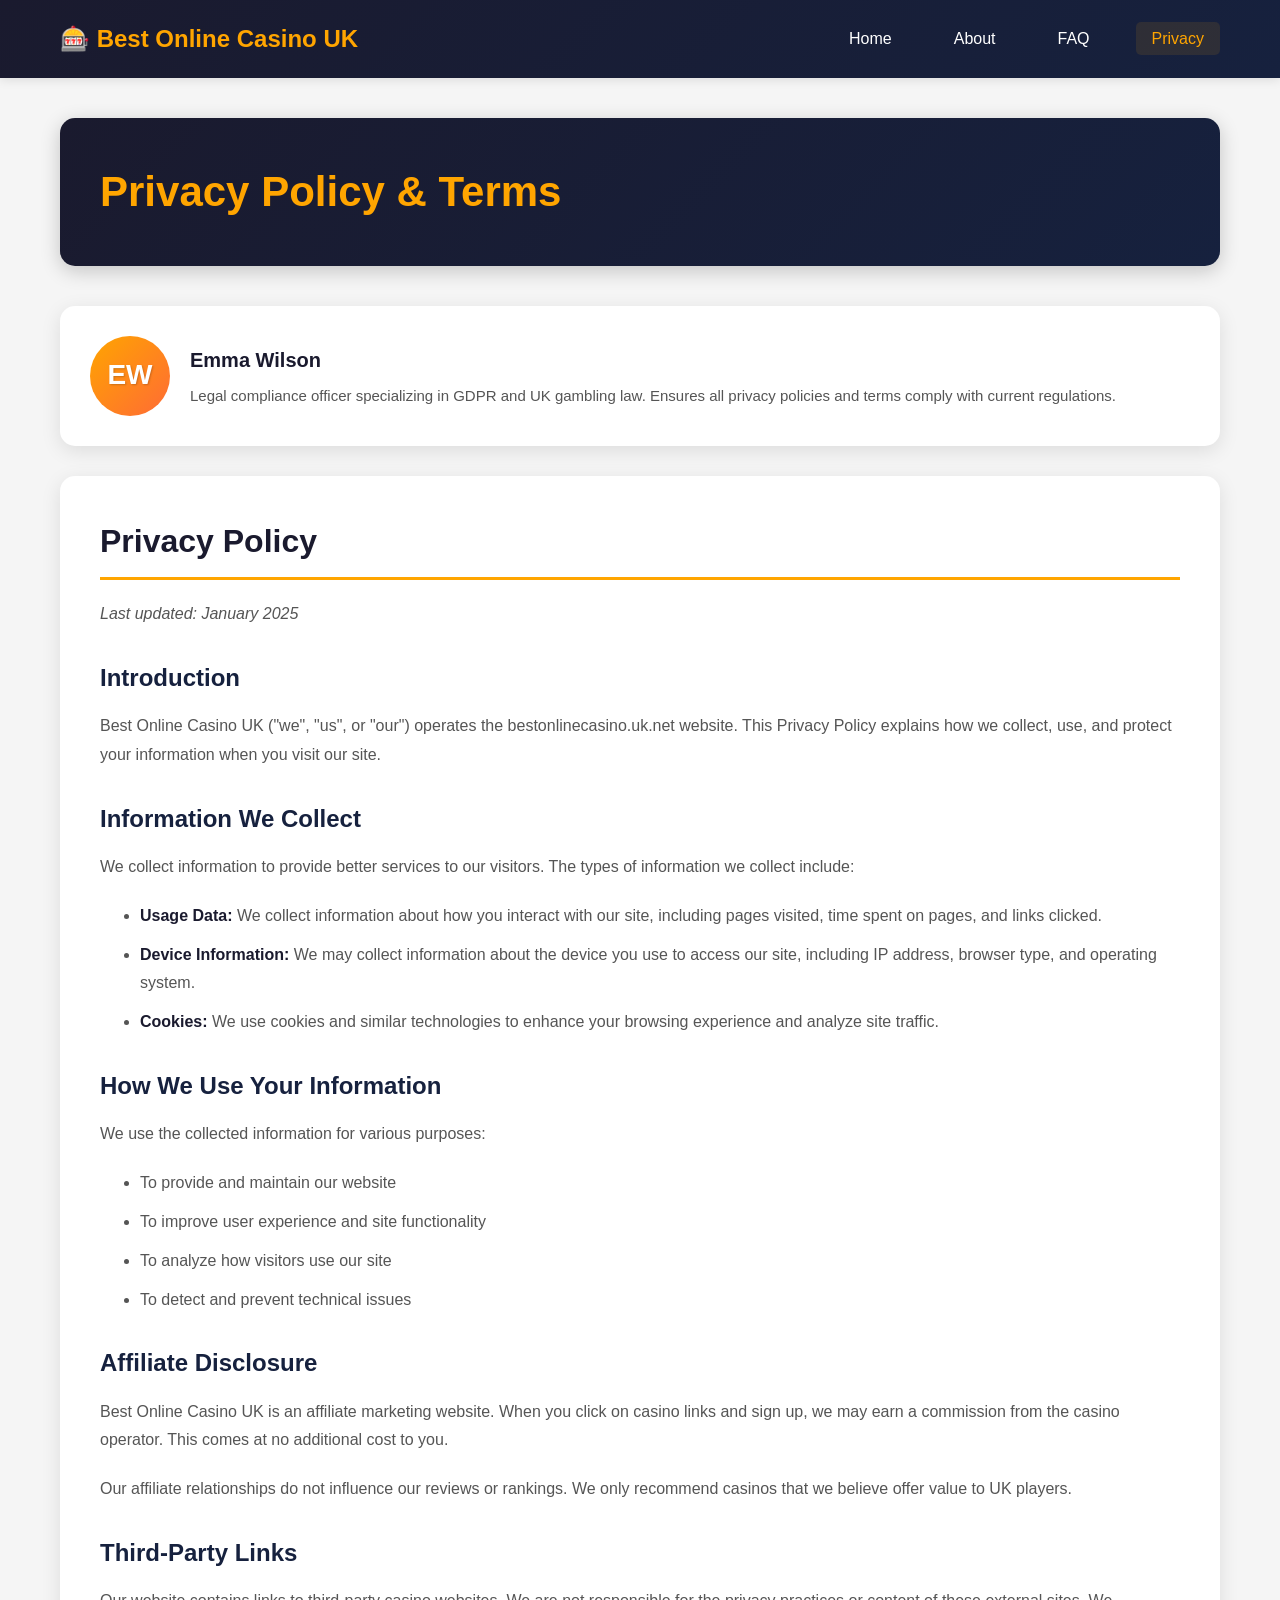
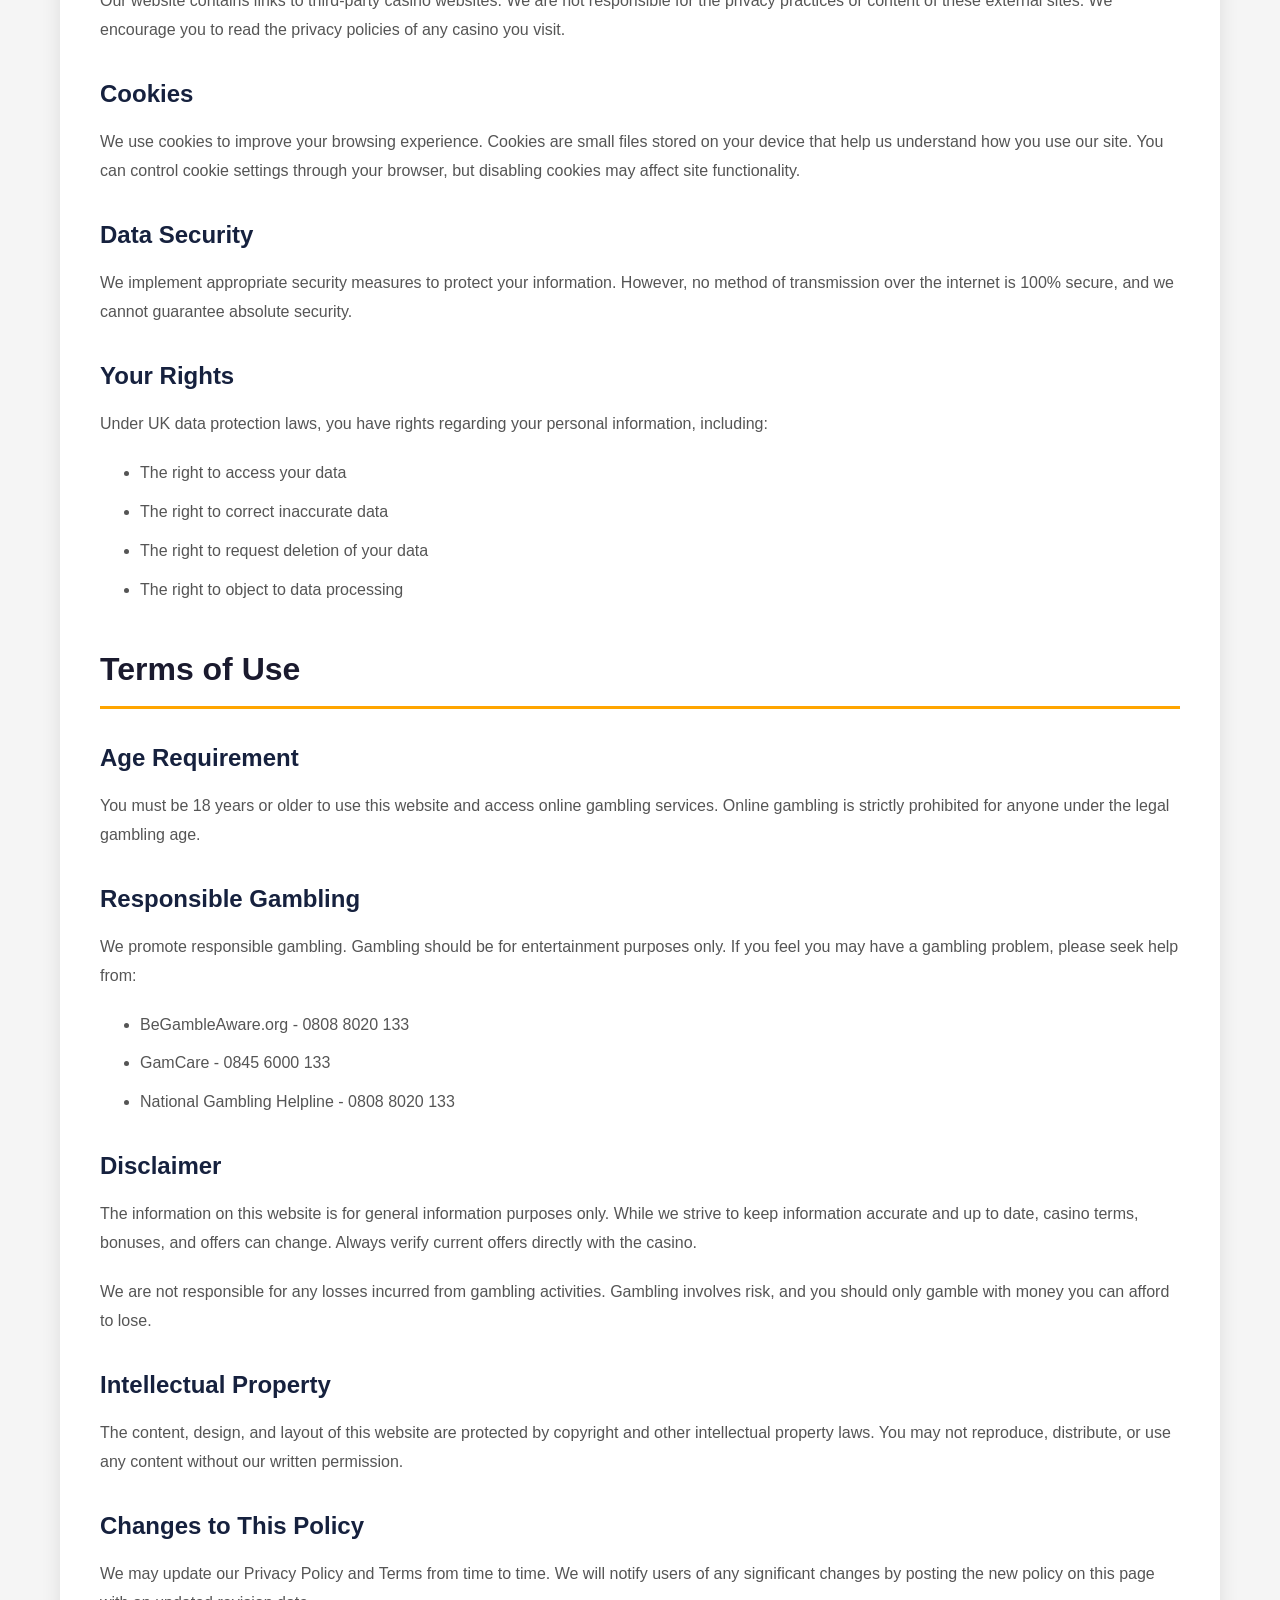
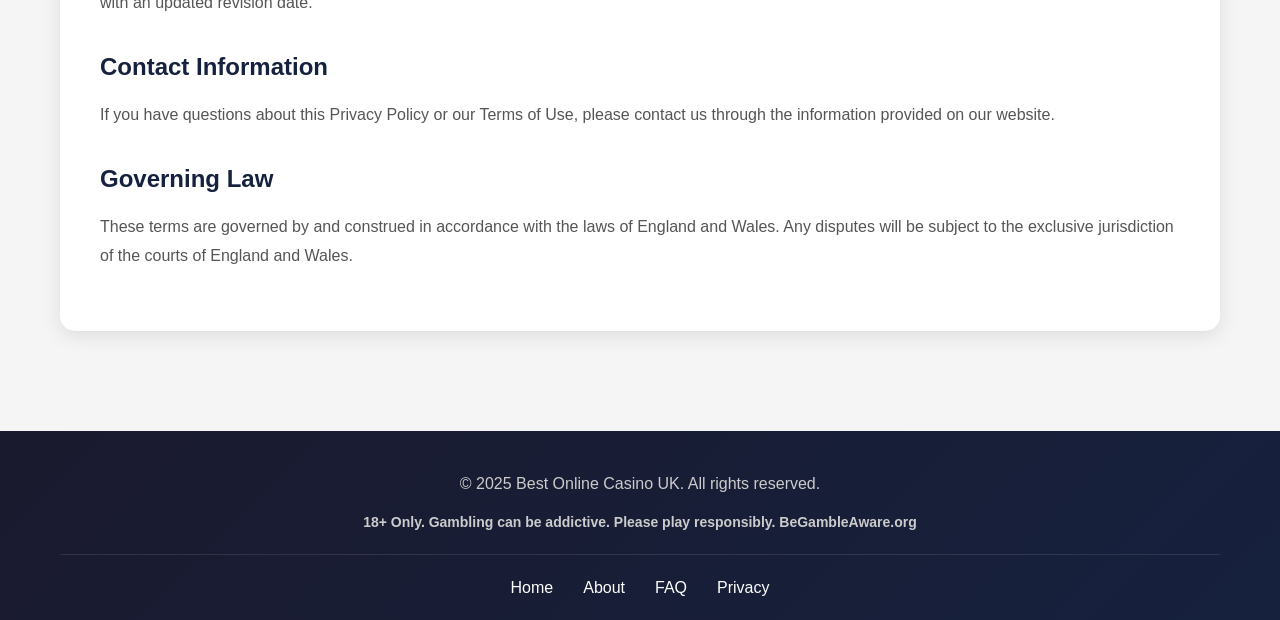
<file: privacy.html>
<!DOCTYPE html>
<html lang="en">
<head>
    <meta charset="UTF-8">
    <meta name="viewport" content="width=device-width, initial-scale=1.0">
    <meta name="description" content="Privacy Policy and Terms of Use for Best Online Casino UK.">
    <title>Privacy Policy | Best Online Casinos UK 2025</title>
    <link rel="stylesheet" href="styles.css">
</head>
<body>
    <header>
        <div class="container">
            <div class="logo">
                <a href="index.html">
                    <h1>🎰 Best Online Casino UK</h1>
                </a>
            </div>
            <nav>
                <ul>
                    <li><a href="index.html">Home</a></li>
                    <li><a href="about.html">About</a></li>
                    <li><a href="faq.html">FAQ</a></li>
                    <li><a href="privacy.html" class="active">Privacy</a></li>
                </ul>
            </nav>
        </div>
    </header>

    <main>
        <div class="container">
            <section class="page-header">
                <h1>Privacy Policy & Terms</h1>
            </section>

            <section class="author-section">
                <div class="author-card">
                    <div class="author-avatar">
                        <span>EW</span>
                    </div>
                    <div class="author-info">
                        <h4 class="author-name">Emma Wilson</h4>
                        <p class="author-bio">Legal compliance officer specializing in GDPR and UK gambling law. Ensures all privacy policies and terms comply with current regulations.</p>
                    </div>
                </div>
            </section>

            <section class="content">
                <h2>Privacy Policy</h2>
                <p><em>Last updated: January 2025</em></p>

                <h3>Introduction</h3>
                <p>Best Online Casino UK ("we", "us", or "our") operates the bestonlinecasino.uk.net website. This Privacy Policy explains how we collect, use, and protect your information when you visit our site.</p>

                <h3>Information We Collect</h3>
                <p>We collect information to provide better services to our visitors. The types of information we collect include:</p>
                <ul>
                    <li><strong>Usage Data:</strong> We collect information about how you interact with our site, including pages visited, time spent on pages, and links clicked.</li>
                    <li><strong>Device Information:</strong> We may collect information about the device you use to access our site, including IP address, browser type, and operating system.</li>
                    <li><strong>Cookies:</strong> We use cookies and similar technologies to enhance your browsing experience and analyze site traffic.</li>
                </ul>

                <h3>How We Use Your Information</h3>
                <p>We use the collected information for various purposes:</p>
                <ul>
                    <li>To provide and maintain our website</li>
                    <li>To improve user experience and site functionality</li>
                    <li>To analyze how visitors use our site</li>
                    <li>To detect and prevent technical issues</li>
                </ul>

                <h3>Affiliate Disclosure</h3>
                <p>Best Online Casino UK is an affiliate marketing website. When you click on casino links and sign up, we may earn a commission from the casino operator. This comes at no additional cost to you.</p>
                <p>Our affiliate relationships do not influence our reviews or rankings. We only recommend casinos that we believe offer value to UK players.</p>

                <h3>Third-Party Links</h3>
                <p>Our website contains links to third-party casino websites. We are not responsible for the privacy practices or content of these external sites. We encourage you to read the privacy policies of any casino you visit.</p>

                <h3>Cookies</h3>
                <p>We use cookies to improve your browsing experience. Cookies are small files stored on your device that help us understand how you use our site. You can control cookie settings through your browser, but disabling cookies may affect site functionality.</p>

                <h3>Data Security</h3>
                <p>We implement appropriate security measures to protect your information. However, no method of transmission over the internet is 100% secure, and we cannot guarantee absolute security.</p>

                <h3>Your Rights</h3>
                <p>Under UK data protection laws, you have rights regarding your personal information, including:</p>
                <ul>
                    <li>The right to access your data</li>
                    <li>The right to correct inaccurate data</li>
                    <li>The right to request deletion of your data</li>
                    <li>The right to object to data processing</li>
                </ul>

                <h2>Terms of Use</h2>

                <h3>Age Requirement</h3>
                <p>You must be 18 years or older to use this website and access online gambling services. Online gambling is strictly prohibited for anyone under the legal gambling age.</p>

                <h3>Responsible Gambling</h3>
                <p>We promote responsible gambling. Gambling should be for entertainment purposes only. If you feel you may have a gambling problem, please seek help from:</p>
                <ul>
                    <li>BeGambleAware.org - 0808 8020 133</li>
                    <li>GamCare - 0845 6000 133</li>
                    <li>National Gambling Helpline - 0808 8020 133</li>
                </ul>

                <h3>Disclaimer</h3>
                <p>The information on this website is for general information purposes only. While we strive to keep information accurate and up to date, casino terms, bonuses, and offers can change. Always verify current offers directly with the casino.</p>

                <p>We are not responsible for any losses incurred from gambling activities. Gambling involves risk, and you should only gamble with money you can afford to lose.</p>

                <h3>Intellectual Property</h3>
                <p>The content, design, and layout of this website are protected by copyright and other intellectual property laws. You may not reproduce, distribute, or use any content without our written permission.</p>

                <h3>Changes to This Policy</h3>
                <p>We may update our Privacy Policy and Terms from time to time. We will notify users of any significant changes by posting the new policy on this page with an updated revision date.</p>

                <h3>Contact Information</h3>
                <p>If you have questions about this Privacy Policy or our Terms of Use, please contact us through the information provided on our website.</p>

                <h3>Governing Law</h3>
                <p>These terms are governed by and construed in accordance with the laws of England and Wales. Any disputes will be subject to the exclusive jurisdiction of the courts of England and Wales.</p>
            </section>
        </div>
    </main>

    <footer>
        <div class="container">
            <div class="footer-content">
                <p>&copy; 2025 Best Online Casino UK. All rights reserved.</p>
                <p class="disclaimer">18+ Only. Gambling can be addictive. Please play responsibly. BeGambleAware.org</p>
                <nav class="footer-nav">
                    <a href="index.html">Home</a>
                    <a href="about.html">About</a>
                    <a href="faq.html">FAQ</a>
                    <a href="privacy.html">Privacy</a>
                </nav>
            </div>
        </div>
    </footer>
</body>
</html>
</file>
<file: styles.css>
/* Reset and Base Styles */
* {
    margin: 0;
    padding: 0;
    box-sizing: border-box;
}

body {
    font-family: -apple-system, BlinkMacSystemFont, 'Segoe UI', Roboto, 'Helvetica Neue', Arial, sans-serif;
    line-height: 1.6;
    color: #333;
    background-color: #f5f5f5;
}

.container {
    max-width: 1200px;
    margin: 0 auto;
    padding: 0 20px;
}

/* Header Styles */
header {
    background: linear-gradient(135deg, #1a1a2e 0%, #16213e 100%);
    color: #fff;
    padding: 20px 0;
    box-shadow: 0 2px 10px rgba(0, 0, 0, 0.1);
    position: sticky;
    top: 0;
    z-index: 1000;
}

header .container {
    display: flex;
    justify-content: space-between;
    align-items: center;
    flex-wrap: wrap;
}

.logo a {
    text-decoration: none;
}

.logo h1 {
    font-size: 24px;
    font-weight: 700;
    color: #ffa500;
    transition: opacity 0.3s ease;
}

.logo a:hover h1 {
    opacity: 0.8;
}

nav ul {
    display: flex;
    list-style: none;
    gap: 30px;
}

nav ul li a {
    color: #fff;
    text-decoration: none;
    font-weight: 500;
    transition: color 0.3s ease;
    padding: 8px 16px;
    border-radius: 5px;
}

nav ul li a:hover,
nav ul li a.active {
    color: #ffa500;
    background-color: rgba(255, 165, 0, 0.1);
}

/* Main Content */
main {
    min-height: calc(100vh - 200px);
    padding: 40px 0;
}

/* Hero Section */
.hero {
    background: linear-gradient(135deg, #ffa500 0%, #ff6b35 100%);
    color: #fff;
    padding: 60px 40px;
    border-radius: 15px;
    margin-bottom: 40px;
    box-shadow: 0 10px 30px rgba(0, 0, 0, 0.2);
}

.hero h1 {
    font-size: 42px;
    margin-bottom: 20px;
    text-shadow: 2px 2px 4px rgba(0, 0, 0, 0.2);
}

.hero p {
    font-size: 18px;
    line-height: 1.8;
    max-width: 900px;
}

/* Author Section */
.author-section {
    background: #fff;
    padding: 30px;
    border-radius: 15px;
    margin-bottom: 30px;
    box-shadow: 0 5px 20px rgba(0, 0, 0, 0.1);
}

.author-card {
    display: flex;
    align-items: center;
    gap: 20px;
}

.author-avatar {
    width: 80px;
    height: 80px;
    border-radius: 50%;
    background: linear-gradient(135deg, #ffa500 0%, #ff6b35 100%);
    display: flex;
    align-items: center;
    justify-content: center;
    flex-shrink: 0;
}

.author-avatar span {
    color: #fff;
    font-size: 28px;
    font-weight: 700;
    text-shadow: 1px 1px 2px rgba(0, 0, 0, 0.2);
}

.author-info {
    flex: 1;
}

.author-name {
    font-size: 20px;
    color: #1a1a2e;
    margin-bottom: 8px;
    font-weight: 700;
}

.author-bio {
    color: #555;
    font-size: 15px;
    line-height: 1.6;
    margin: 0;
}

/* Intro Section */
.intro-section {
    background: #fff;
    padding: 30px;
    border-radius: 15px;
    margin-bottom: 30px;
    box-shadow: 0 5px 20px rgba(0, 0, 0, 0.1);
}

.intro-section p {
    color: #555;
    font-size: 16px;
    line-height: 1.8;
    margin: 0;
}

/* Casino List Section */
.casino-list {
    background: #fff;
    padding: 40px;
    border-radius: 15px;
    margin-bottom: 40px;
    box-shadow: 0 5px 20px rgba(0, 0, 0, 0.1);
}

.casino-list h2 {
    font-size: 32px;
    margin-bottom: 30px;
    color: #1a1a2e;
    border-bottom: 3px solid #ffa500;
    padding-bottom: 15px;
}

.casinos {
    display: grid;
    gap: 20px;
}

.casino-card {
    background: linear-gradient(135deg, #f8f9fa 0%, #e9ecef 100%);
    border: 2px solid #ffa500;
    border-radius: 10px;
    padding: 25px;
    display: grid;
    grid-template-columns: 2fr 3fr 1fr;
    align-items: center;
    gap: 20px;
    transition: transform 0.3s ease, box-shadow 0.3s ease;
    text-decoration: none;
    cursor: pointer;
}

.casino-card:hover {
    transform: translateY(-5px);
    box-shadow: 0 10px 30px rgba(255, 165, 0, 0.3);
}

.casino-name {
    color: #1a1a2e;
    font-size: 20px;
    font-weight: 700;
}

.casino-card:hover .casino-name {
    color: #ffa500;
}

.casino-bonus {
    color: #16213e;
    font-weight: 600;
    font-size: 16px;
}

.casino-cta {
    text-align: right;
}

.btn {
    display: inline-block;
    background: linear-gradient(135deg, #ffa500 0%, #ff6b35 100%);
    color: #fff;
    padding: 12px 30px;
    text-decoration: none;
    border-radius: 50px;
    font-weight: 700;
    transition: all 0.3s ease;
    box-shadow: 0 4px 15px rgba(255, 165, 0, 0.3);
}

.btn:hover {
    background: linear-gradient(135deg, #ff6b35 0%, #ffa500 100%);
    transform: scale(1.05);
    box-shadow: 0 6px 20px rgba(255, 165, 0, 0.4);
}

/* Content Section */
.content {
    background: #fff;
    padding: 40px;
    border-radius: 15px;
    box-shadow: 0 5px 20px rgba(0, 0, 0, 0.1);
}

.content h2 {
    font-size: 32px;
    color: #1a1a2e;
    margin-top: 40px;
    margin-bottom: 20px;
    border-bottom: 3px solid #ffa500;
    padding-bottom: 10px;
}

.content h2:first-child {
    margin-top: 0;
}

.content h3 {
    font-size: 24px;
    color: #16213e;
    margin-top: 30px;
    margin-bottom: 15px;
}

.content p {
    margin-bottom: 20px;
    line-height: 1.8;
    color: #555;
}

.content ul {
    margin: 20px 0 20px 40px;
    line-height: 1.8;
}

.content ul li {
    margin-bottom: 10px;
    color: #555;
}

.content ul li strong {
    color: #1a1a2e;
}

/* Page Header */
.page-header {
    background: linear-gradient(135deg, #1a1a2e 0%, #16213e 100%);
    color: #fff;
    padding: 40px;
    border-radius: 15px;
    margin-bottom: 40px;
    box-shadow: 0 5px 20px rgba(0, 0, 0, 0.2);
}

.page-header h1 {
    font-size: 42px;
    color: #ffa500;
}

/* FAQ Section */
.faq-section {
    padding: 40px;
}

.faq-item {
    background: #f8f9fa;
    border-left: 4px solid #ffa500;
    padding: 25px;
    margin-bottom: 20px;
    border-radius: 8px;
    transition: background 0.3s ease;
}

.faq-item:hover {
    background: #fff;
    box-shadow: 0 5px 15px rgba(0, 0, 0, 0.1);
}

.faq-item h3 {
    color: #1a1a2e;
    font-size: 20px;
    margin-bottom: 15px;
    margin-top: 0;
}

.faq-item p {
    color: #555;
    margin-bottom: 0;
}

/* Footer */
footer {
    background: linear-gradient(135deg, #1a1a2e 0%, #16213e 100%);
    color: #fff;
    padding: 40px 0 20px;
    margin-top: 60px;
}

.footer-content {
    text-align: center;
}

.footer-content p {
    margin-bottom: 15px;
    color: #ccc;
}

.disclaimer {
    color: #ffa500;
    font-weight: 600;
    font-size: 14px;
}

.footer-nav {
    display: flex;
    justify-content: center;
    gap: 30px;
    margin-top: 20px;
    padding-top: 20px;
    border-top: 1px solid rgba(255, 255, 255, 0.1);
}

.footer-nav a {
    color: #fff;
    text-decoration: none;
    transition: color 0.3s ease;
}

.footer-nav a:hover {
    color: #ffa500;
}

/* Responsive Design */
@media (max-width: 968px) {
    .casino-card {
        grid-template-columns: 1fr;
        text-align: center;
    }

    .casino-cta {
        text-align: center;
    }

    nav ul {
        gap: 15px;
    }

    nav ul li a {
        padding: 6px 12px;
        font-size: 14px;
    }
}

@media (max-width: 768px) {
    header .container {
        flex-direction: column;
        gap: 20px;
    }

    nav ul {
        flex-wrap: wrap;
        justify-content: center;
    }

    .hero h1 {
        font-size: 32px;
    }

    .hero p {
        font-size: 16px;
    }

    .casino-list h2,
    .content h2,
    .page-header h1 {
        font-size: 28px;
    }

    .content h3,
    .faq-item h3 {
        font-size: 20px;
    }

    .casino-list,
    .content {
        padding: 25px;
    }

    .footer-nav {
        flex-direction: column;
        gap: 15px;
    }
}

@media (max-width: 480px) {
    .logo h1 {
        font-size: 20px;
    }

    .hero {
        padding: 40px 20px;
    }

    .hero h1 {
        font-size: 26px;
    }

    .btn {
        padding: 10px 20px;
        font-size: 14px;
    }

    .casino-name {
        font-size: 18px;
    }

    .casino-bonus {
        font-size: 14px;
    }

    .author-card {
        flex-direction: column;
        text-align: center;
    }

    .author-avatar {
        width: 70px;
        height: 70px;
    }

    .author-avatar span {
        font-size: 24px;
    }
}
</file>
